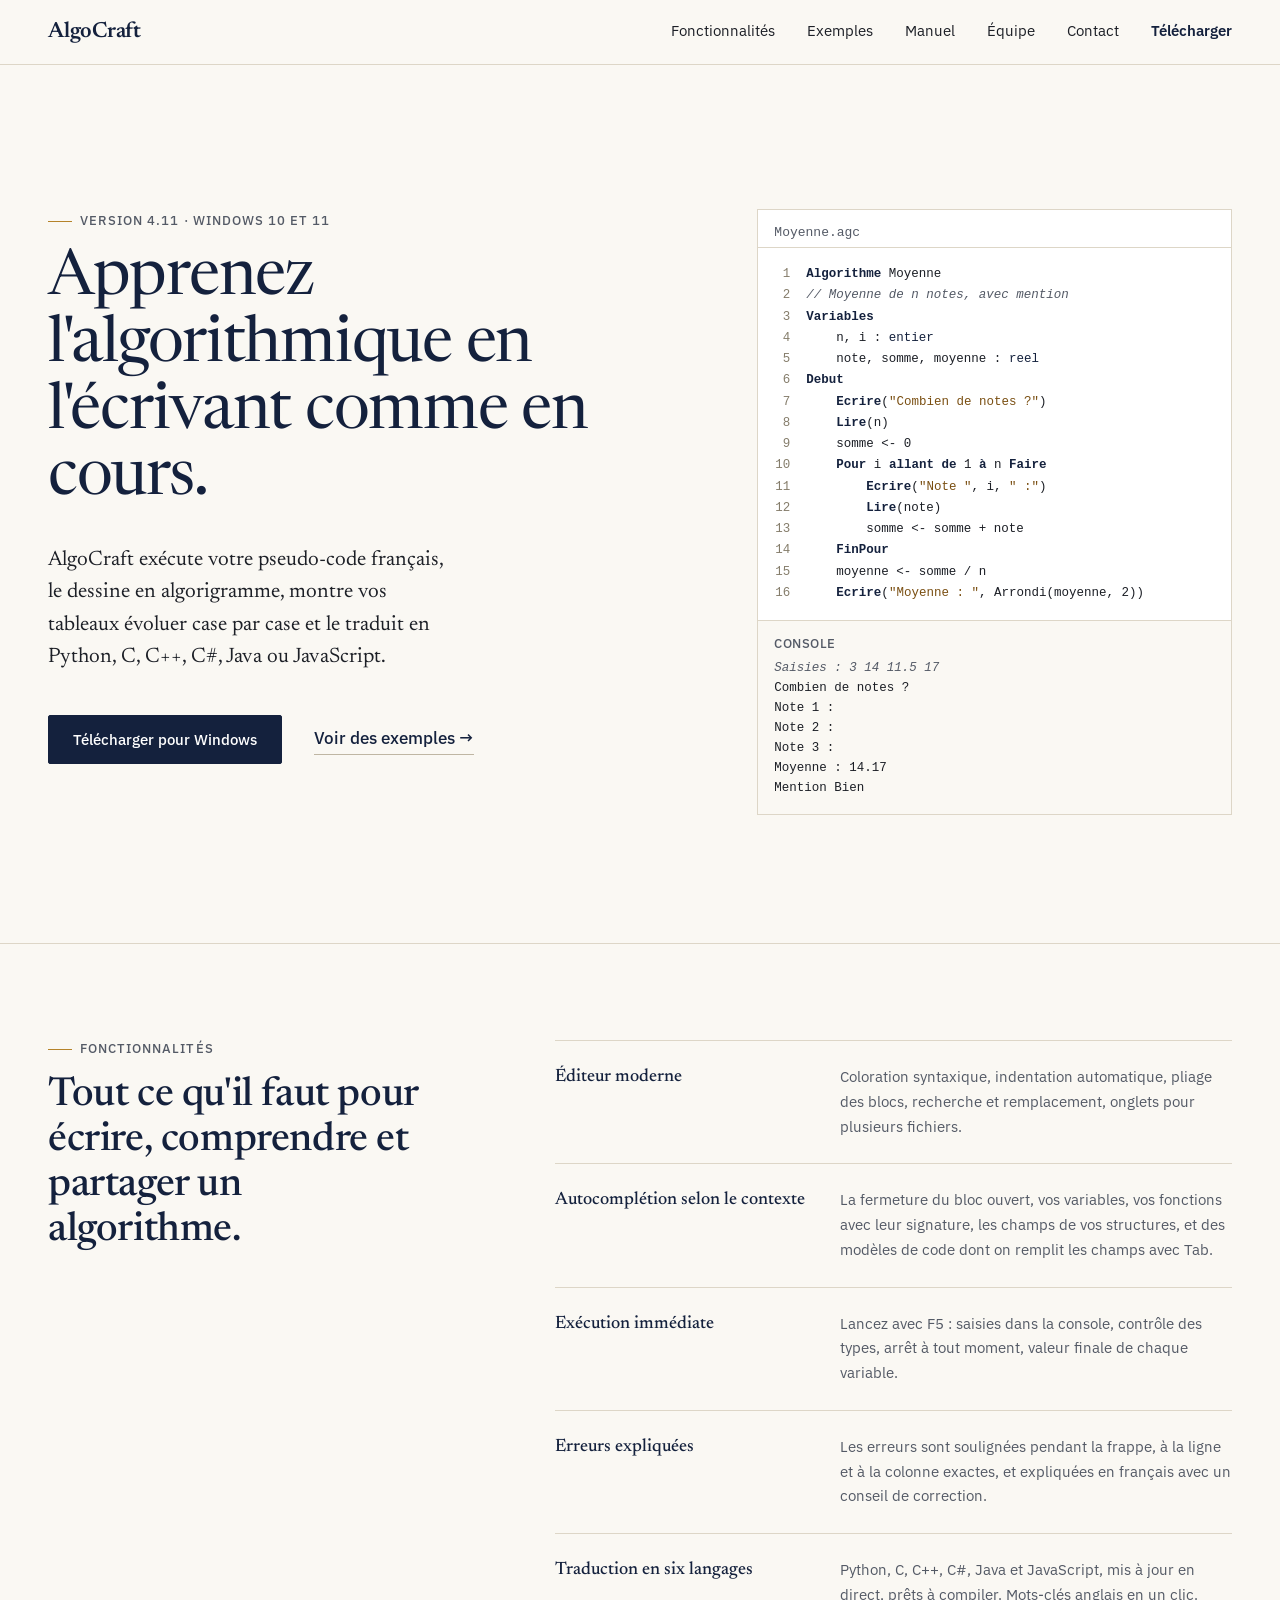
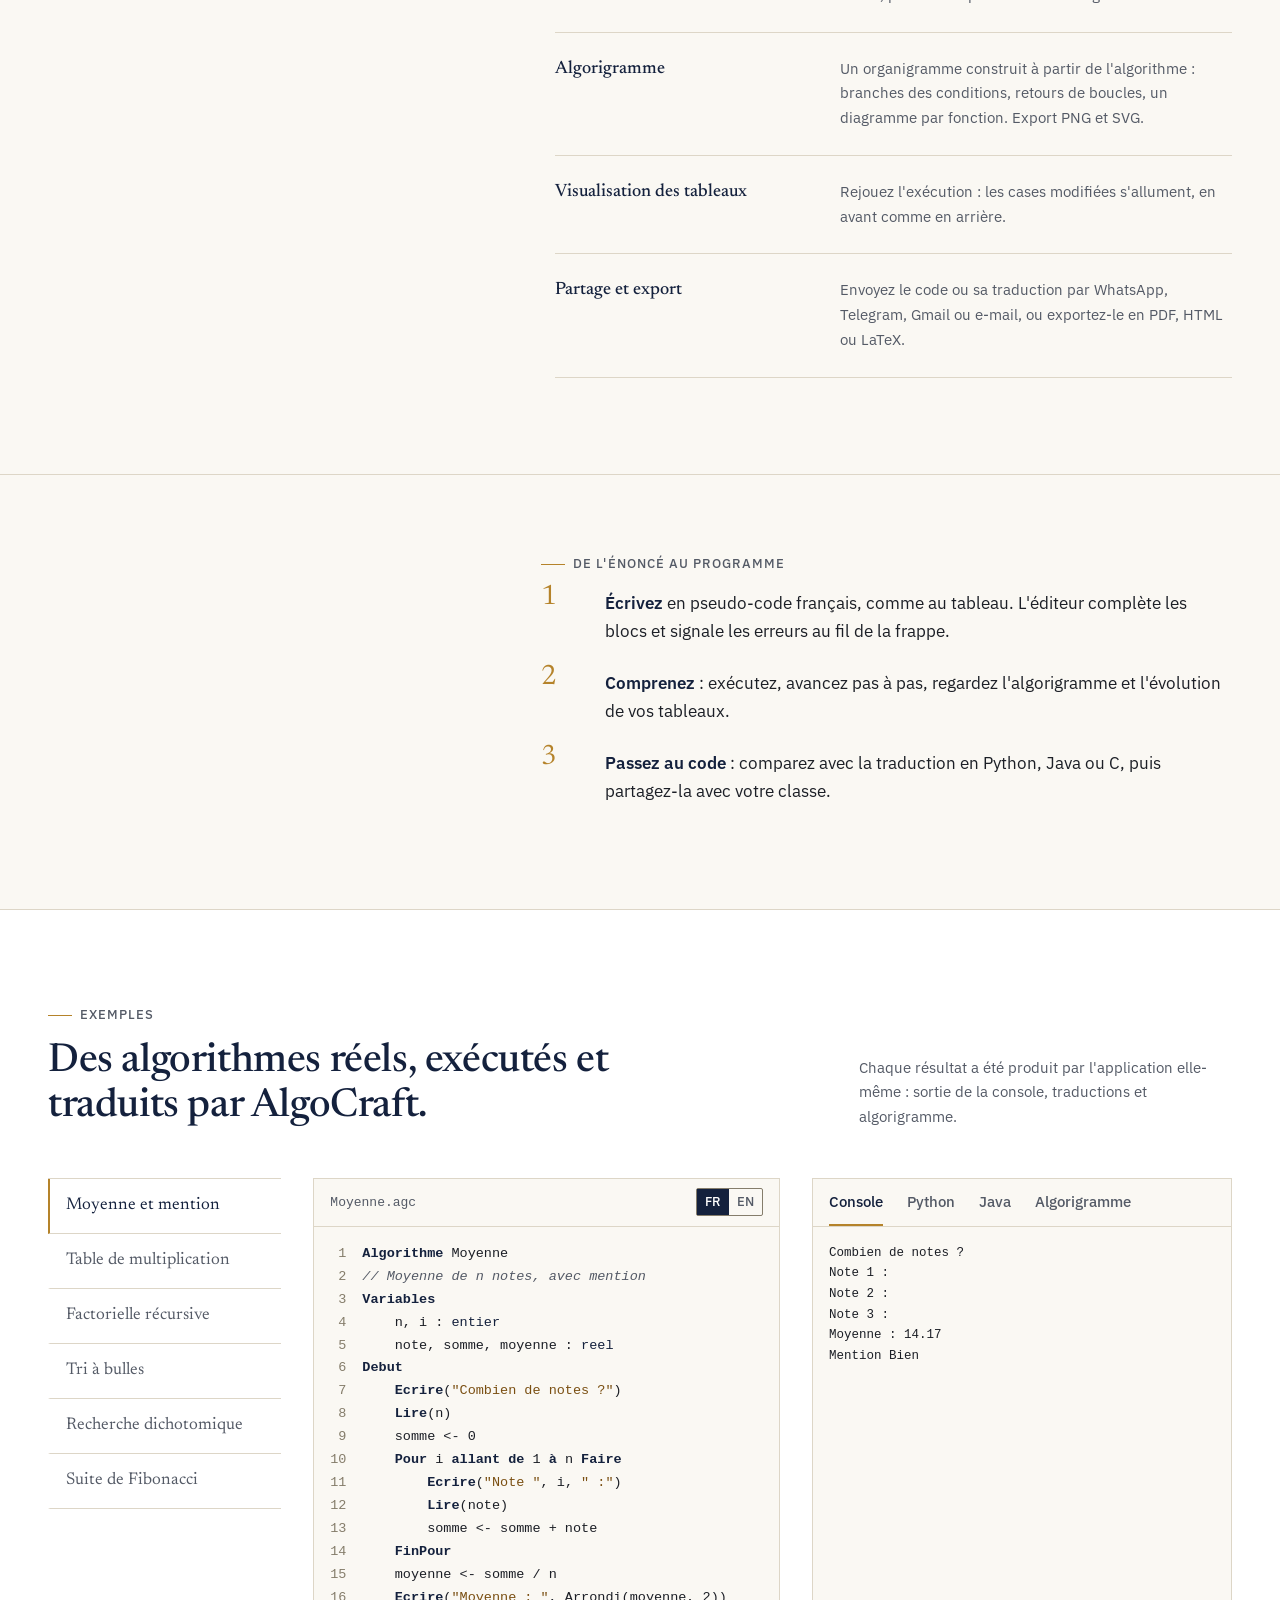
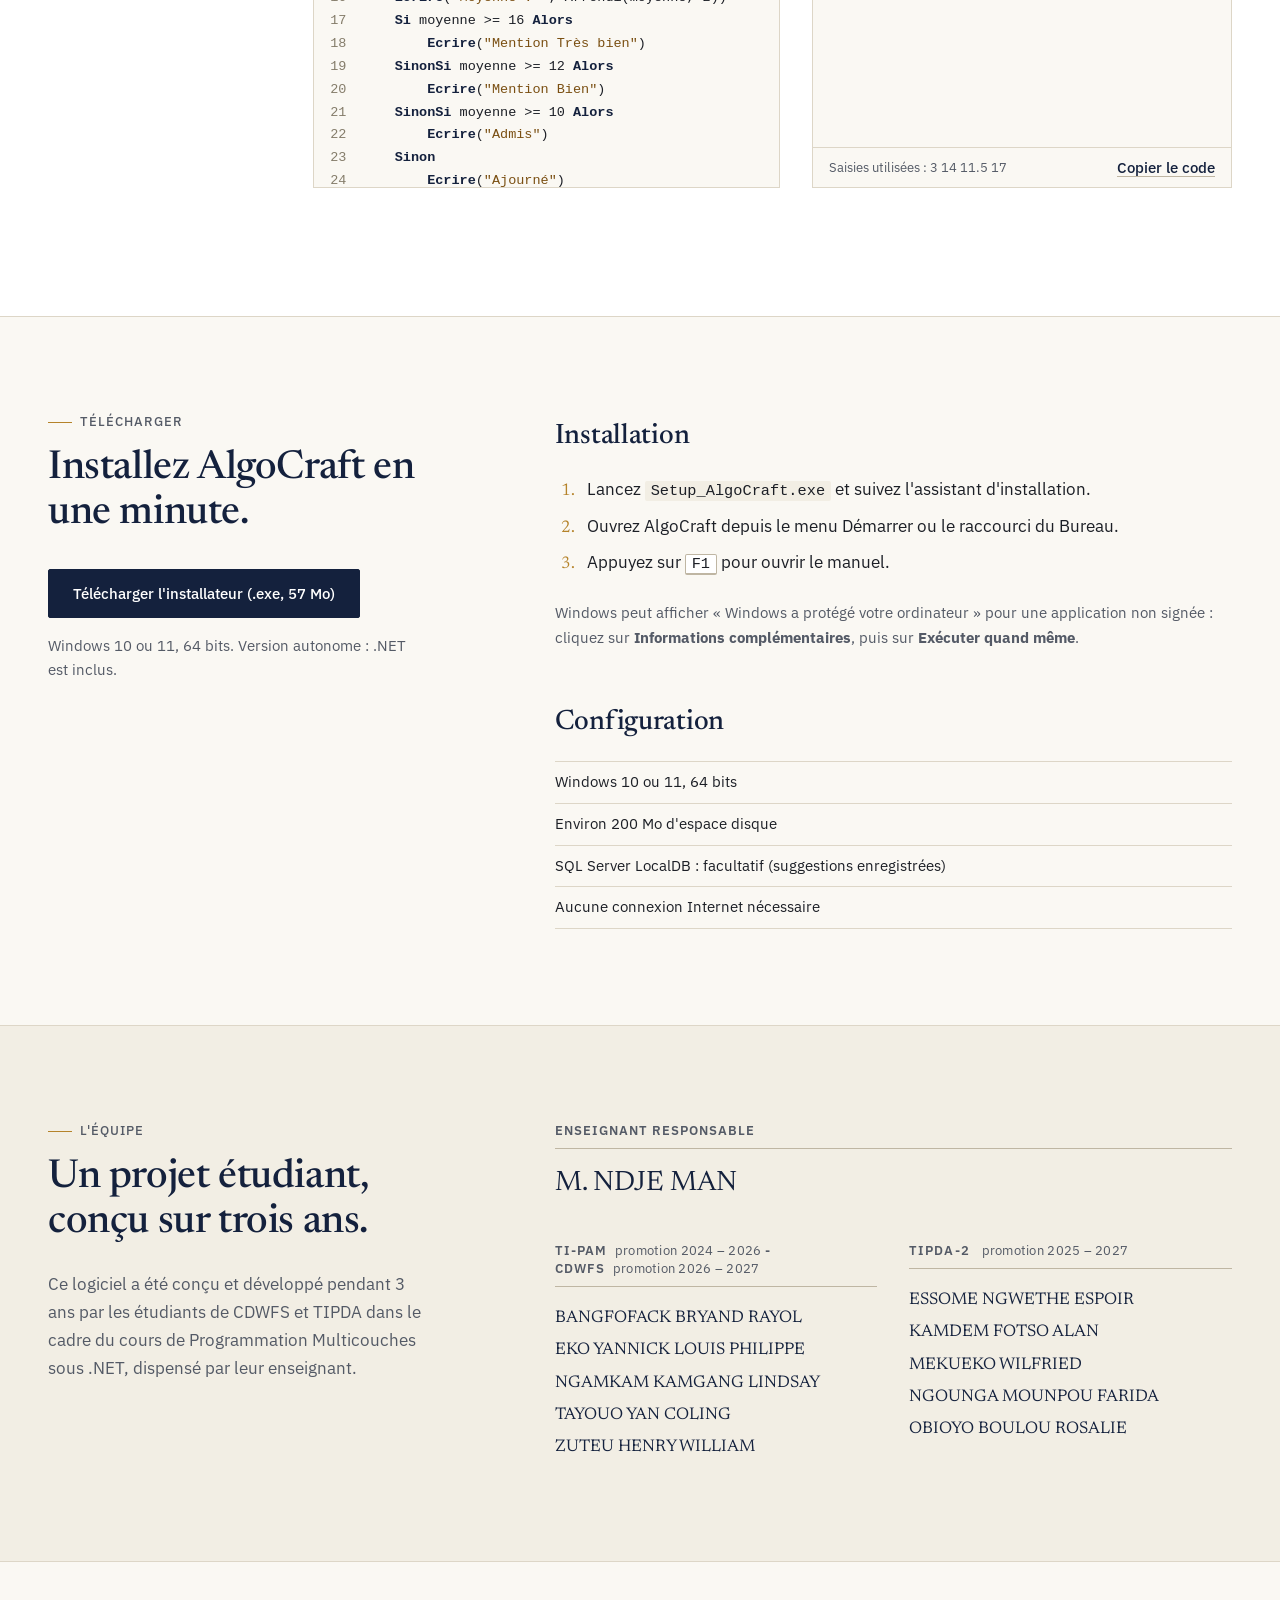
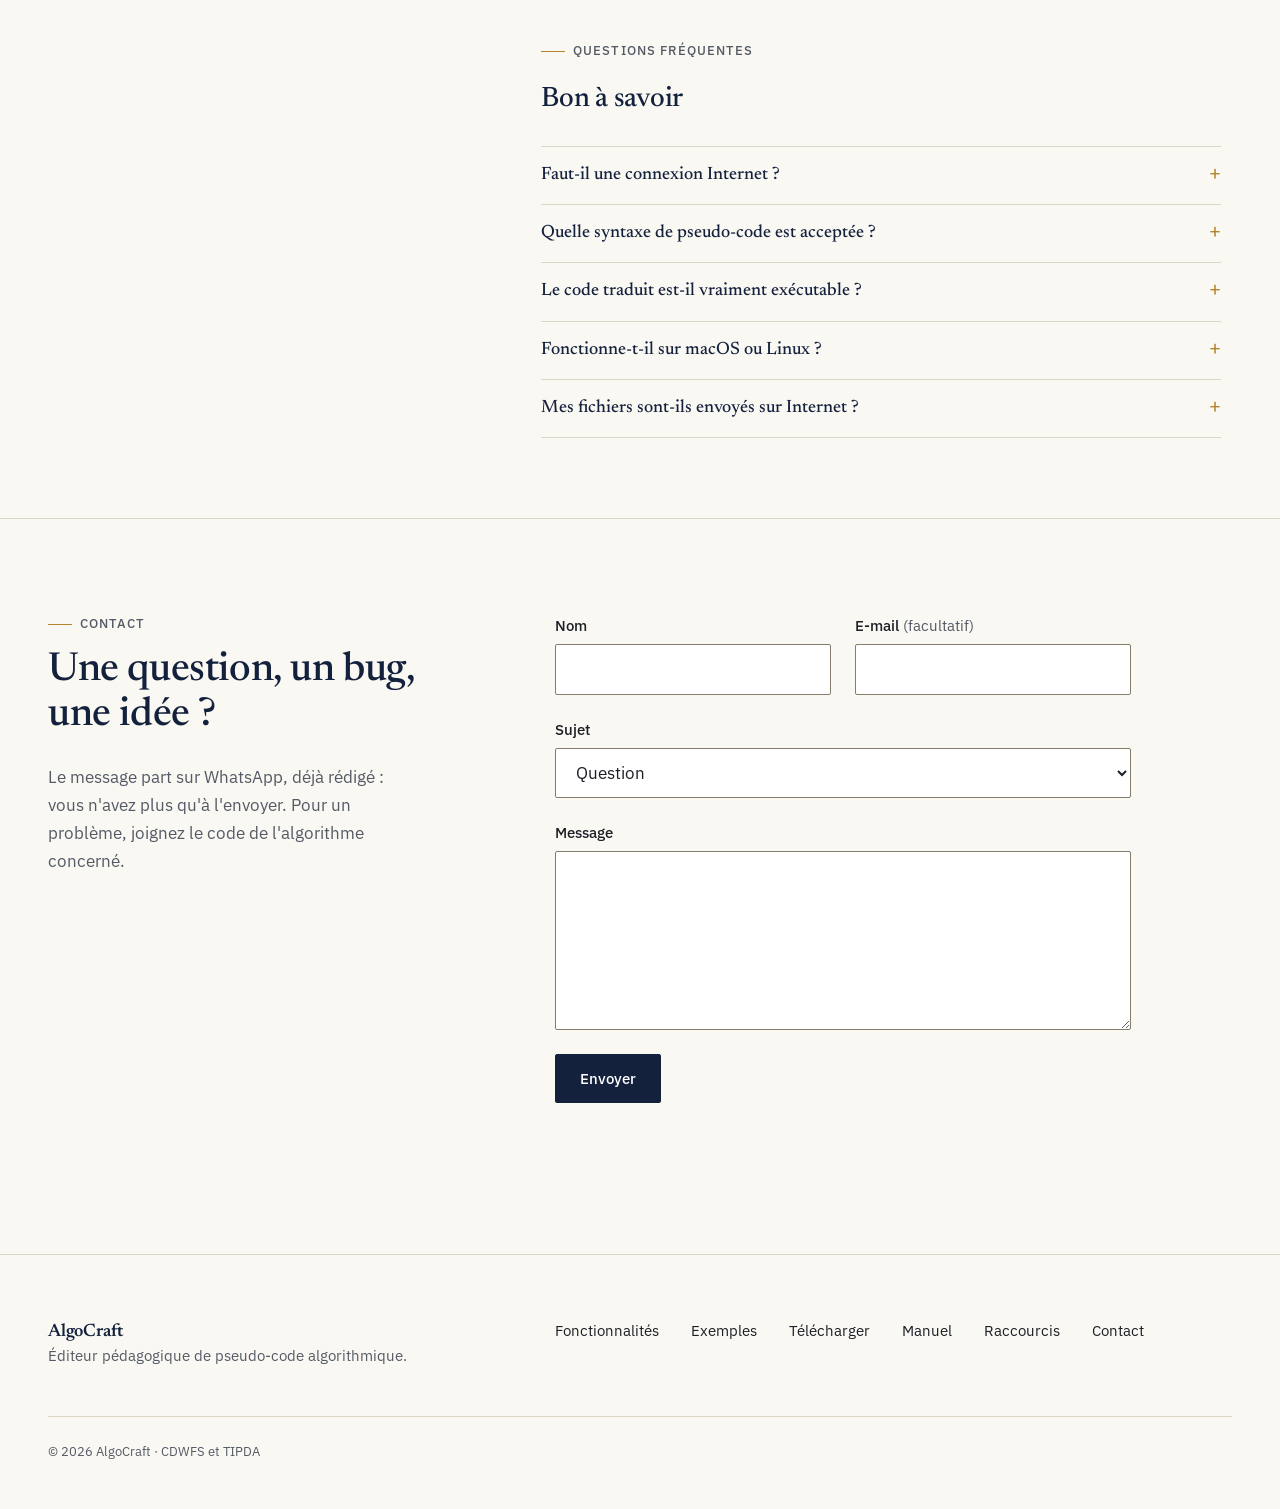
<file: index.html>
<!DOCTYPE html>
<html lang="fr">
<head>
<meta charset="utf-8">
<meta name="viewport" content="width=device-width, initial-scale=1">
<title>AlgoCraft — l'éditeur d'algorithmes en pseudo-code français</title>
<meta name="description" content="AlgoCraft : écrivez vos algorithmes en pseudo-code français, exécutez-les, suivez-les pas à pas, visualisez l'algorigramme et traduisez-les en Python, C, C++, C#, Java ou JavaScript.">
<meta name="theme-color" content="#14213d">
<link rel="icon" href="img/favicon.svg" type="image/svg+xml">
<link rel="preconnect" href="https://fonts.googleapis.com">
<link rel="preconnect" href="https://fonts.gstatic.com" crossorigin>
<link href="https://fonts.googleapis.com/css2?family=Newsreader:opsz,wght@6..72,400;6..72,500;6..72,600&family=IBM+Plex+Sans:wght@400;500;600&display=swap" rel="stylesheet">
<link rel="stylesheet" href="css/style.css?v=4">
</head>
<body>
<a class="evitement" href="#contenu">Aller au contenu</a>

<header class="entete">
  <div class="cadre entete-int">
    <a class="marque" href="#accueil" aria-label="AlgoCraft, accueil">AlgoCraft</a>
    <button class="bouton-menu" id="boutonMenu" aria-expanded="false" aria-controls="menu">Menu</button>
    <nav id="menu" aria-label="Navigation principale">
      <a href="#fonctionnalites">Fonctionnalités</a>
      <a href="#exemples">Exemples</a>
      <a href="manuel.html">Manuel</a>
      <a href="#equipe">Équipe</a>
      <a href="#contact">Contact</a>
      <a class="lien-telecharger" href="#telecharger">Télécharger</a>
    </nav>
  </div>
</header>

<main id="contenu">

<!-- Accueil : le titre domine, l'extrait de code l'accompagne -->
<section id="accueil" class="accueil">
  <div class="cadre grille">
    <div class="accueil-texte">
      <p class="surtitre">Version 4.11 · Windows 10 et 11</p>
      <h1>Apprenez l'algorithmique en l'écrivant comme en cours.</h1>
      <p class="chapo">AlgoCraft exécute votre pseudo-code français, le dessine en algorigramme, montre vos tableaux évoluer case par case et le traduit en Python, C, C++, C#, Java ou JavaScript.</p>
      <p class="actions">
        <a class="bouton" href="#telecharger">Télécharger pour Windows</a>
        <a class="lien-fleche" href="#exemples">Voir des exemples</a>
      </p>
    </div>
    <figure class="feuille" aria-label="Extrait : l'algorithme Moyenne et sa sortie">
      <figcaption>Moyenne.agc</figcaption>
      <pre class="listing" id="codeAccueil"></pre>
      <div class="sortie-accueil">
        <p class="etiquette">Console</p>
        <pre id="sortieAccueil"></pre>
      </div>
    </figure>
  </div>
</section>

<!-- Fonctionnalités : liste éditoriale, titre à gauche -->
<section id="fonctionnalites" class="section">
  <div class="cadre grille">
    <header class="section-titre">
      <p class="surtitre">Fonctionnalités</p>
      <h2>Tout ce qu'il faut pour écrire, comprendre et partager un algorithme.</h2>
    </header>
    <dl class="fonctions">
      <div><dt>Éditeur moderne</dt><dd>Coloration syntaxique, indentation automatique, pliage des blocs, recherche et remplacement, onglets pour plusieurs fichiers.</dd></div>
      <div><dt>Autocomplétion selon le contexte</dt><dd>La fermeture du bloc ouvert, vos variables, vos fonctions avec leur signature, les champs de vos structures, et des modèles de code dont on remplit les champs avec Tab.</dd></div>
      <div><dt>Exécution immédiate</dt><dd>Lancez avec F5 : saisies dans la console, contrôle des types, arrêt à tout moment, valeur finale de chaque variable.</dd></div>
      <div><dt>Erreurs expliquées</dt><dd>Les erreurs sont soulignées pendant la frappe, à la ligne et à la colonne exactes, et expliquées en français avec un conseil de correction.</dd></div>
      <div><dt>Traduction en six langages</dt><dd>Python, C, C++, C#, Java et JavaScript, mis à jour en direct, prêts à compiler. Mots-clés anglais en un clic.</dd></div>
      <div><dt>Algorigramme</dt><dd>Un organigramme construit à partir de l'algorithme : branches des conditions, retours de boucles, un diagramme par fonction. Export PNG et SVG.</dd></div>
      <div><dt>Visualisation des tableaux</dt><dd>Rejouez l'exécution : les cases modifiées s'allument, en avant comme en arrière.</dd></div>
      <div><dt>Partage et export</dt><dd>Envoyez le code ou sa traduction par WhatsApp, Telegram, Gmail ou e-mail, ou exportez-le en PDF, HTML ou LaTeX.</dd></div>
    </dl>
  </div>
</section>

<!-- Trois étapes : section étroite -->
<section class="section section-etroite">
  <div class="cadre colonne-texte">
    <p class="surtitre">De l'énoncé au programme</p>
    <ol class="etapes">
      <li><strong>Écrivez</strong> en pseudo-code français, comme au tableau. L'éditeur complète les blocs et signale les erreurs au fil de la frappe.</li>
      <li><strong>Comprenez</strong> : exécutez, avancez pas à pas, regardez l'algorigramme et l'évolution de vos tableaux.</li>
      <li><strong>Passez au code</strong> : comparez avec la traduction en Python, Java ou C, puis partagez-la avec votre classe.</li>
    </ol>
  </div>
</section>

<!-- Exemples : section large -->
<section id="exemples" class="section section-large">
  <div class="cadre">
    <header class="section-titre section-titre-ligne">
      <div>
        <p class="surtitre">Exemples</p>
        <h2>Des algorithmes réels, exécutés et traduits par AlgoCraft.</h2>
      </div>
      <p class="note">Chaque résultat a été produit par l'application elle-même : sortie de la console, traductions et algorigramme.</p>
    </header>

    <div class="exemples">
      <div class="ex-liste" id="exListe" role="tablist" aria-label="Choisir un exemple"></div>

      <div class="ex-code">
        <div class="ex-barre">
          <span class="ex-fichier" id="exNom">Algorithme.agc</span>
          <div class="bascule" role="group" aria-label="Langue des mots-clés">
            <button type="button" aria-pressed="true" data-langue="fr">FR</button><button type="button" aria-pressed="false" data-langue="en">EN</button>
          </div>
        </div>
        <pre class="listing" id="exCode"></pre>
      </div>

      <div class="ex-resultat">
        <div class="ex-onglets" role="tablist" aria-label="Résultat">
          <button type="button" role="tab" aria-selected="true" data-vue="sortie">Console</button>
          <button type="button" role="tab" aria-selected="false" data-vue="python">Python</button>
          <button type="button" role="tab" aria-selected="false" data-vue="java">Java</button>
          <button type="button" role="tab" aria-selected="false" data-vue="algo">Algorigramme</button>
        </div>
        <div class="ex-vue" id="exVue" role="tabpanel"></div>
        <div class="ex-pied">
          <span id="exEntrees"></span>
          <button type="button" class="lien-bouton" id="exCopier">Copier le code</button>
        </div>
      </div>
    </div>
  </div>
</section>

<!-- Télécharger -->
<section id="telecharger" class="section">
  <div class="cadre grille">
    <header class="section-titre">
      <p class="surtitre">Télécharger</p>
      <h2>Installez AlgoCraft en une minute.</h2>
      <p><a class="bouton" id="lienTelechargement" href="https://github.com/Zut17/AlgoCraft/releases/latest/download/Setup_AlgoCraft.exe">Télécharger l'installateur (.exe, 57 Mo)</a></p>
      <p class="note">Windows 10 ou 11, 64 bits. Version autonome : .NET est inclus.</p>
    </header>
    <div class="telechargement">
      <h3>Installation</h3>
      <ol class="numerotee">
        <li>Lancez <code>Setup_AlgoCraft.exe</code> et suivez l'assistant d'installation.</li>
        <li>Ouvrez AlgoCraft depuis le menu Démarrer ou le raccourci du Bureau.</li>
        <li>Appuyez sur <kbd>F1</kbd> pour ouvrir le manuel.</li>
      </ol>
      <p class="note">Windows peut afficher « Windows a protégé votre ordinateur » pour une application non signée : cliquez sur <strong>Informations complémentaires</strong>, puis sur <strong>Exécuter quand même</strong>.</p>

      <h3>Configuration</h3>
      <ul class="simple">
        <li>Windows 10 ou 11, 64 bits</li>
        <li>Environ 200 Mo d'espace disque</li>
        <li>SQL Server LocalDB : facultatif (suggestions enregistrées)</li>
        <li>Aucune connexion Internet nécessaire</li>
      </ul>
    </div>
  </div>
</section>

<!-- Équipe : liste typographique -->
<section id="equipe" class="section section-teinte">
  <div class="cadre grille">
    <header class="section-titre">
      <p class="surtitre">L'équipe</p>
      <h2>Un projet étudiant, conçu sur trois ans.</h2>
      <p>Ce logiciel a été conçu et développé pendant 3 ans par les étudiants de CDWFS et TIPDA dans le cadre du cours de Programmation Multicouches sous .NET, dispensé par leur enseignant.</p>
    </header>
    <div class="equipe">
      <div class="groupe">
        <h3>Enseignant responsable</h3>
        <ul><li>M. NDJE MAN</li></ul>
      </div>
      <div class="groupe">
        <h3>TI-PAM<span>promotion 2024 – 2026</span> - CDWFS<span>promotion 2026 – 2027</span></h3>
        <ul>
          <li>BANGFOFACK BRYAND RAYOL</li>
          <li>EKO YANNICK LOUIS PHILIPPE</li>
          <li>NGAMKAM KAMGANG LINDSAY</li>
          <li>TAYOUO YAN COLING</li>
          <li>ZUTEU HENRY WILLIAM</li>
        </ul>
      </div>
      <div class="groupe">
        <h3>TIPDA-2 <span>promotion 2025 – 2027</span></h3>
        <ul>
          <li>ESSOME NGWETHE ESPOIR</li>
          <li>KAMDEM FOTSO ALAN</li>
          <li>MEKUEKO WILFRIED</li>
          <li>NGOUNGA MOUNPOU FARIDA</li>
          <li>OBIOYO BOULOU ROSALIE</li>
        </ul>
      </div>
    </div>
  </div>
</section>

<!-- Questions fréquentes : section étroite -->
<section class="section section-etroite">
  <div class="cadre colonne-texte">
    <p class="surtitre">Questions fréquentes</p>
    <h2>Bon à savoir</h2>
    <details><summary>Faut-il une connexion Internet ?</summary><p>Non : l'édition, l'exécution, la traduction et l'algorigramme fonctionnent entièrement hors ligne. Internet ne sert qu'au partage et aux liens vers ce site.</p></details>
    <details><summary>Quelle syntaxe de pseudo-code est acceptée ?</summary><p>La syntaxe française classique (Algorithme, Variables, Debut, Fin, Si… Alors, Pour… allant de… à, TantQue, Répéter… Jusqu'à, Fonction, Procedure, Structure). Majuscules et accents sont ignorés, et les mots-clés anglais sont aussi acceptés. Tout est détaillé dans le <a href="manuel.html#langage">manuel</a>.</p></details>
    <details><summary>Le code traduit est-il vraiment exécutable ?</summary><p>Oui : AlgoCraft génère un programme complet (déclarations, lectures au clavier, fonctions) que l'on peut compiler ou lancer directement.</p></details>
    <details><summary>Fonctionne-t-il sur macOS ou Linux ?</summary><p>Pas pour l'instant : AlgoCraft est une application Windows (.NET 8, Windows Forms).</p></details>
    <details><summary>Mes fichiers sont-ils envoyés sur Internet ?</summary><p>Non. Tout fonctionne hors ligne ; le partage n'a lieu que lorsque vous cliquez sur un bouton de partage.</p></details>
  </div>
</section>

<!-- Contact -->
<section id="contact" class="section">
  <div class="cadre grille">
    <header class="section-titre">
      <p class="surtitre">Contact</p>
      <h2>Une question, un bug, une idée ?</h2>
      <p>Le message part sur WhatsApp, déjà rédigé : vous n'avez plus qu'à l'envoyer. Pour un problème, joignez le code de l'algorithme concerné.</p>
    </header>
    <form id="formContact" class="formulaire" novalidate>
      <div class="deux">
        <label>Nom<input name="nom" required autocomplete="name"></label>
        <label>E-mail <span class="facultatif">(facultatif)</span><input name="email" type="email" autocomplete="email"></label>
      </div>
      <label>Sujet
        <select name="sujet">
          <option>Question</option><option>Signaler un problème</option><option>Suggestion</option><option>Enseignant</option><option>Autre</option>
        </select>
      </label>
      <label>Message<textarea name="message" rows="6" required></textarea></label>
      <input type="text" name="_gotcha" class="piege" tabindex="-1" autocomplete="off" aria-hidden="true">
      <p><button class="bouton" type="submit" id="btnEnvoyer">Envoyer le message</button></p>
      <p class="statut" id="statutContact" role="status"></p>
    </form>
  </div>
</section>
</main>

<footer class="pied">
  <div class="cadre pied-int">
    <p><span class="marque">AlgoCraft</span><br>Éditeur pédagogique de pseudo-code algorithmique.</p>
    <nav aria-label="Liens du pied de page">
      <a href="#fonctionnalites">Fonctionnalités</a>
      <a href="#exemples">Exemples</a>
      <a href="#telecharger">Télécharger</a>
      <a href="manuel.html">Manuel</a>
      <a href="manuel.html#raccourcis">Raccourcis</a>
      <a href="#contact">Contact</a>
    </nav>
    <p class="copyright">© <span id="annee">2026</span> AlgoCraft · CDWFS et TIPDA</p>
  </div>
</footer>

<script src="js/config.js?v=4"></script>
<script src="js/exemples.js?v=4"></script>
<script src="js/main.js?v=4"></script>
</body>
</html>
</file>
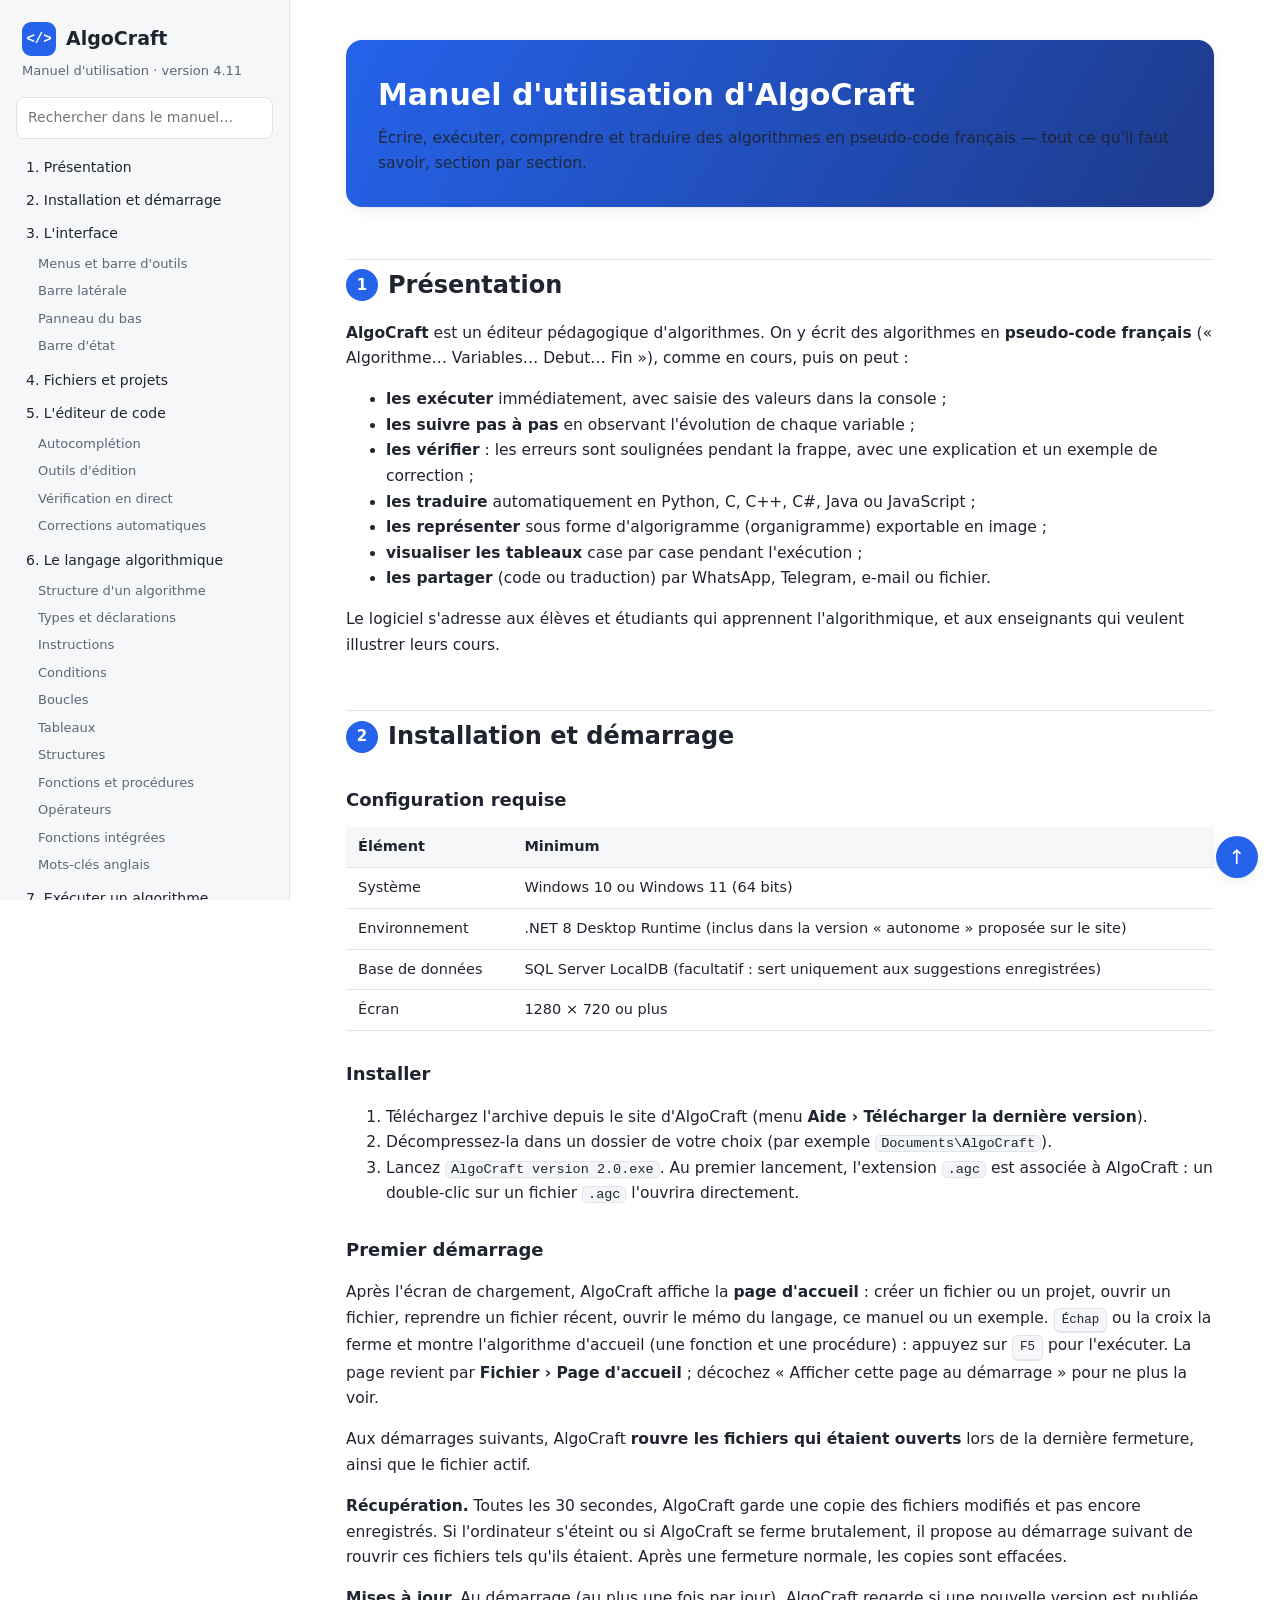
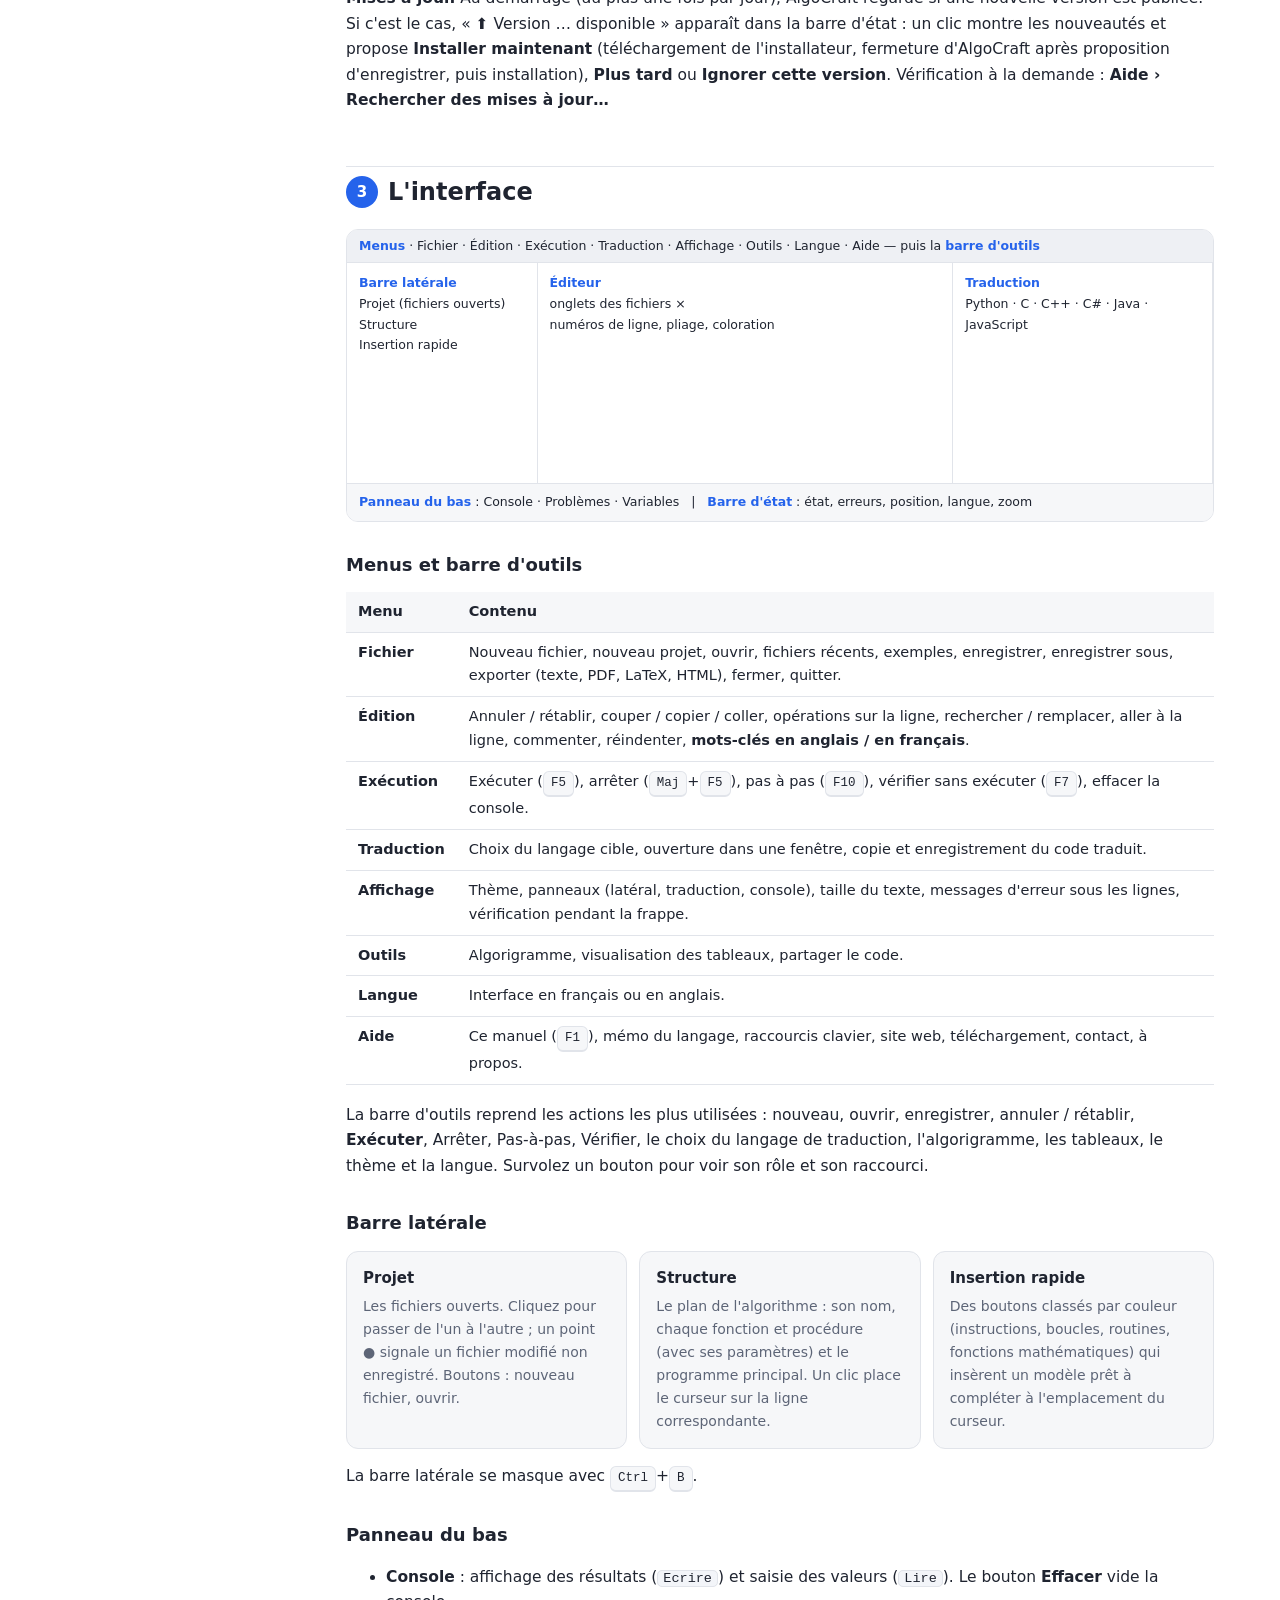
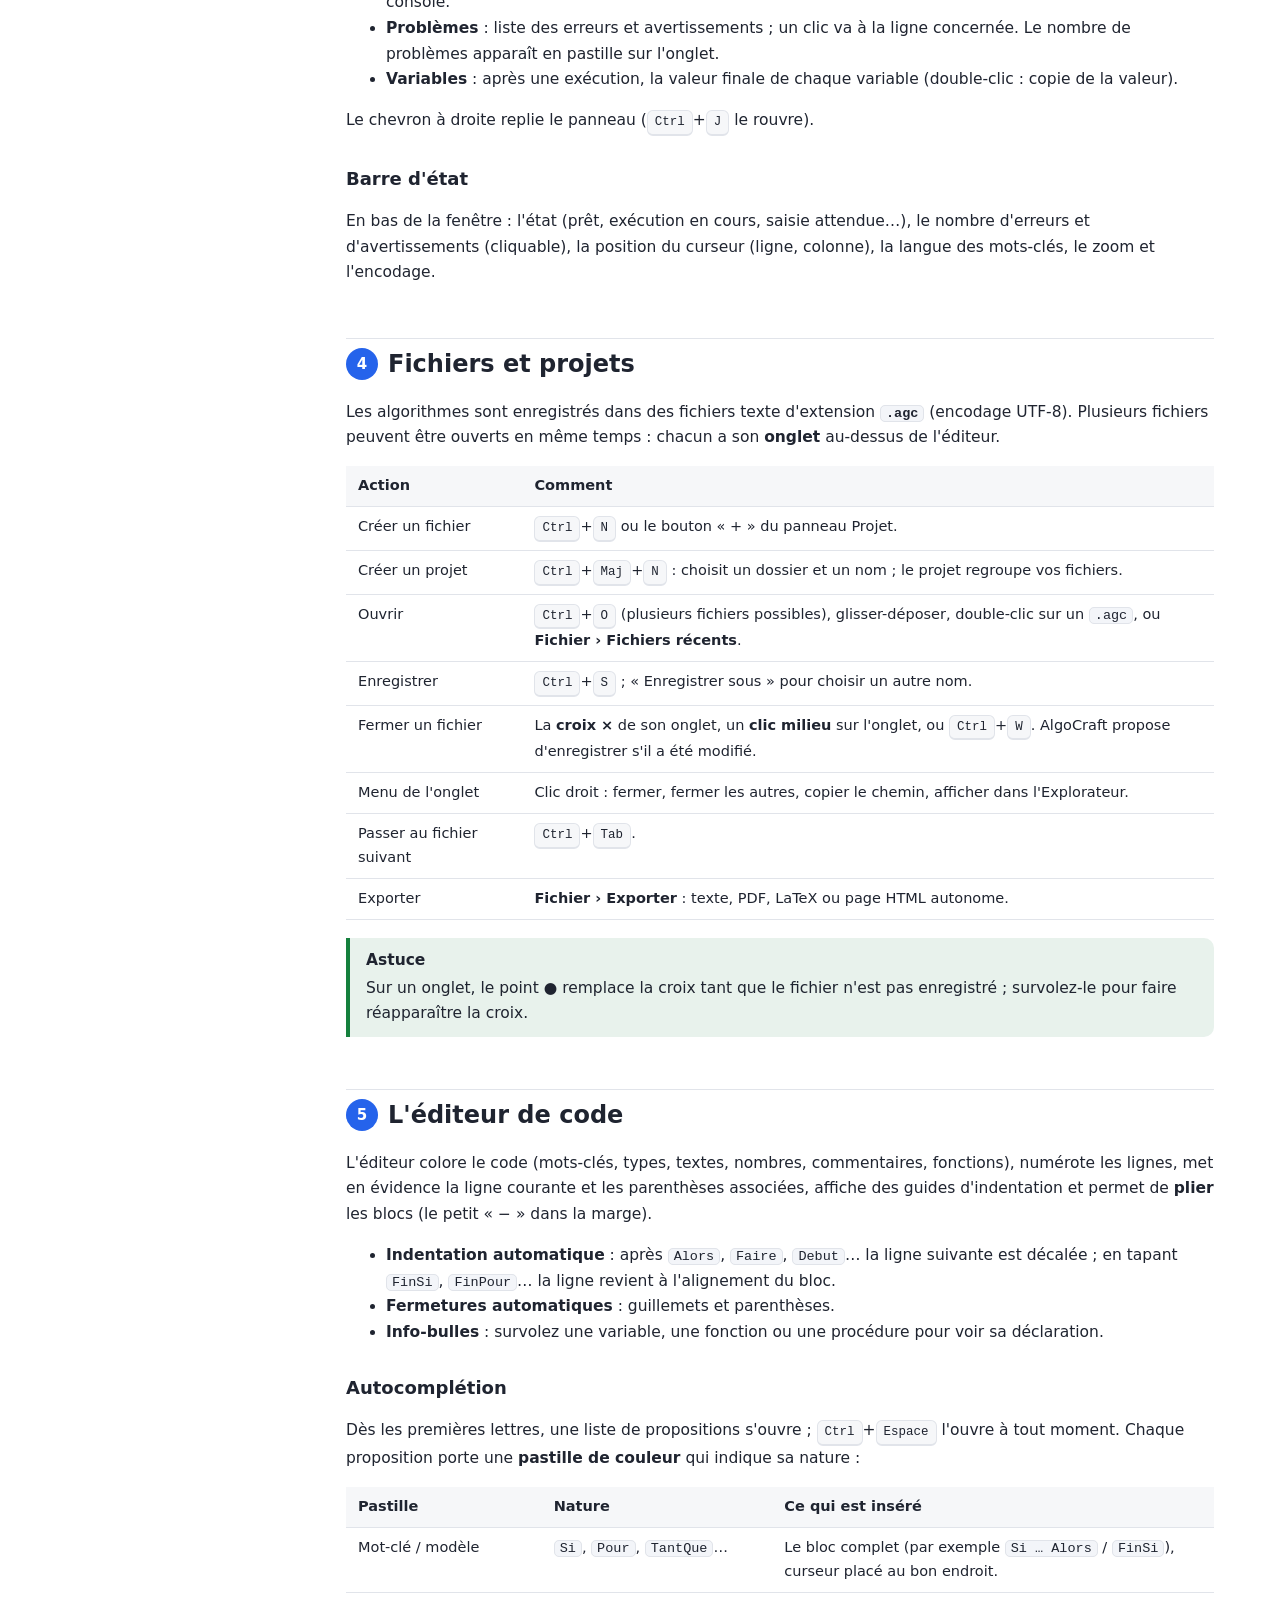
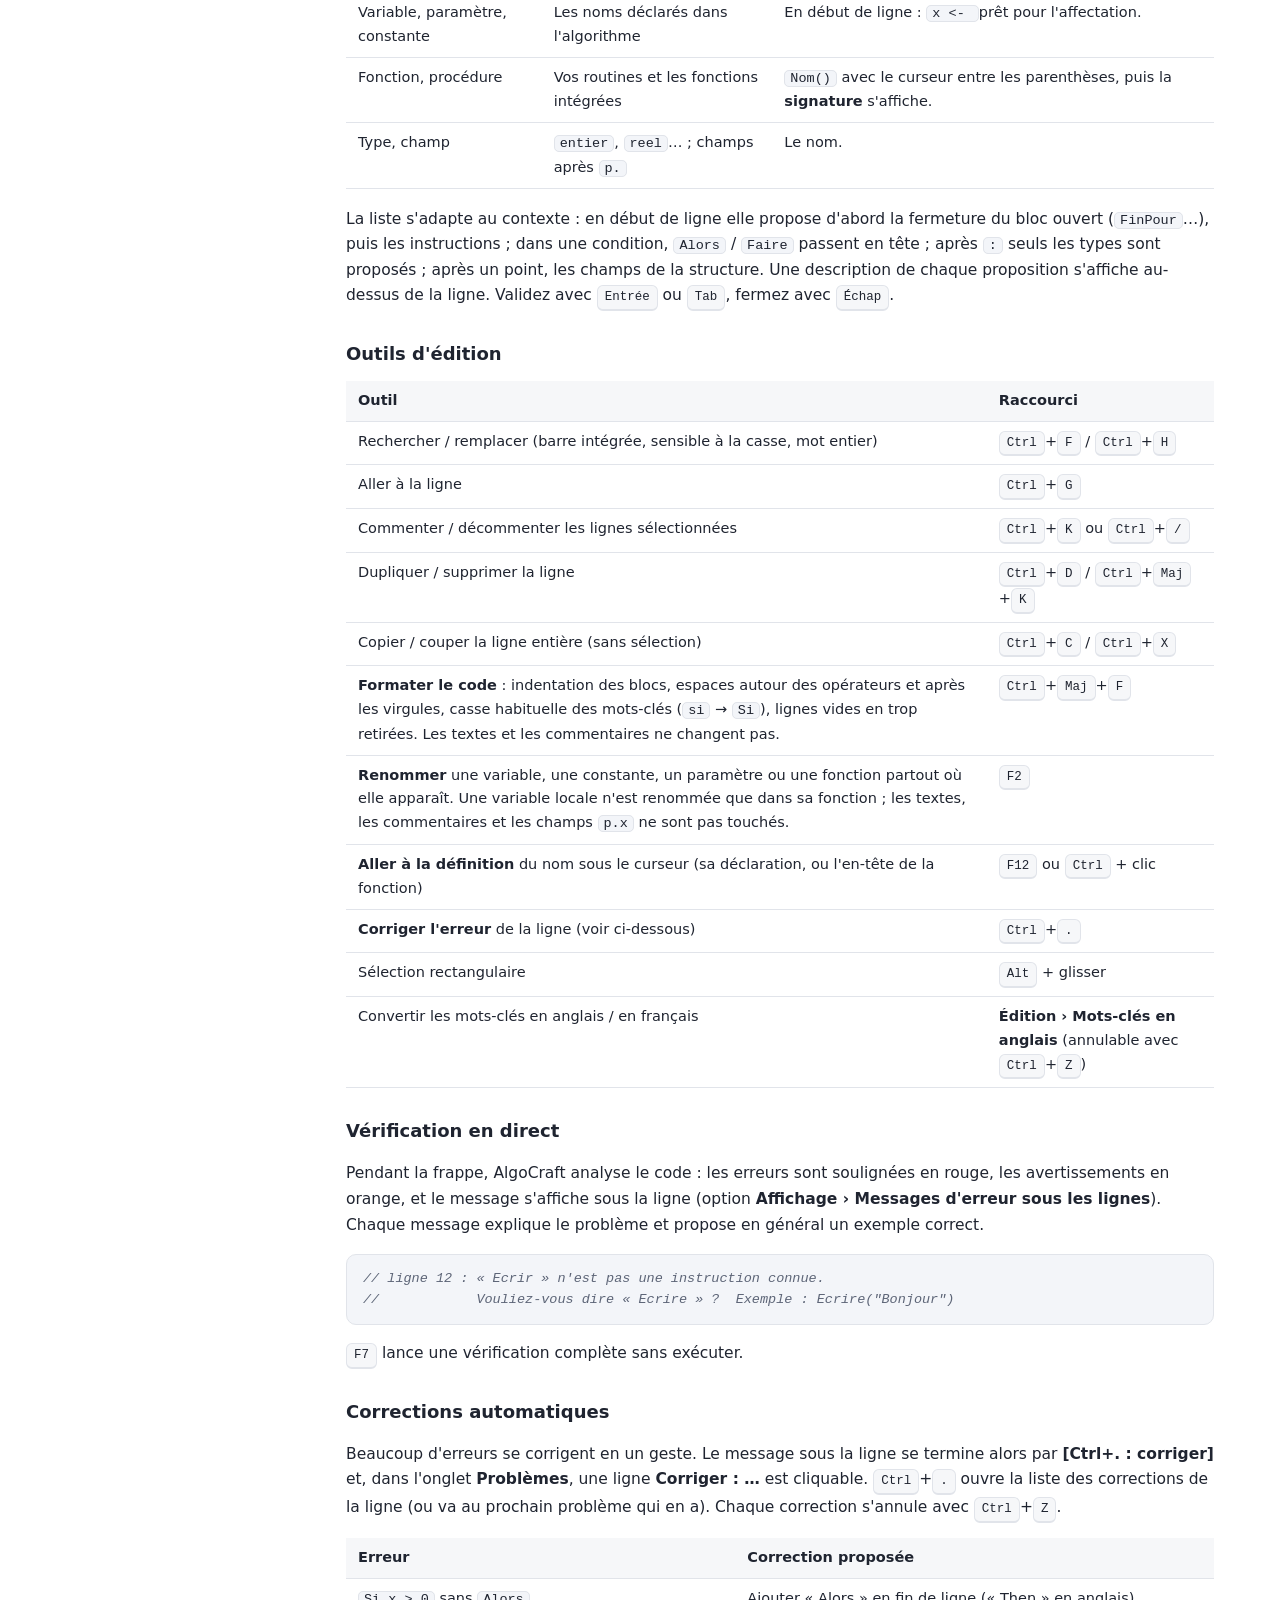
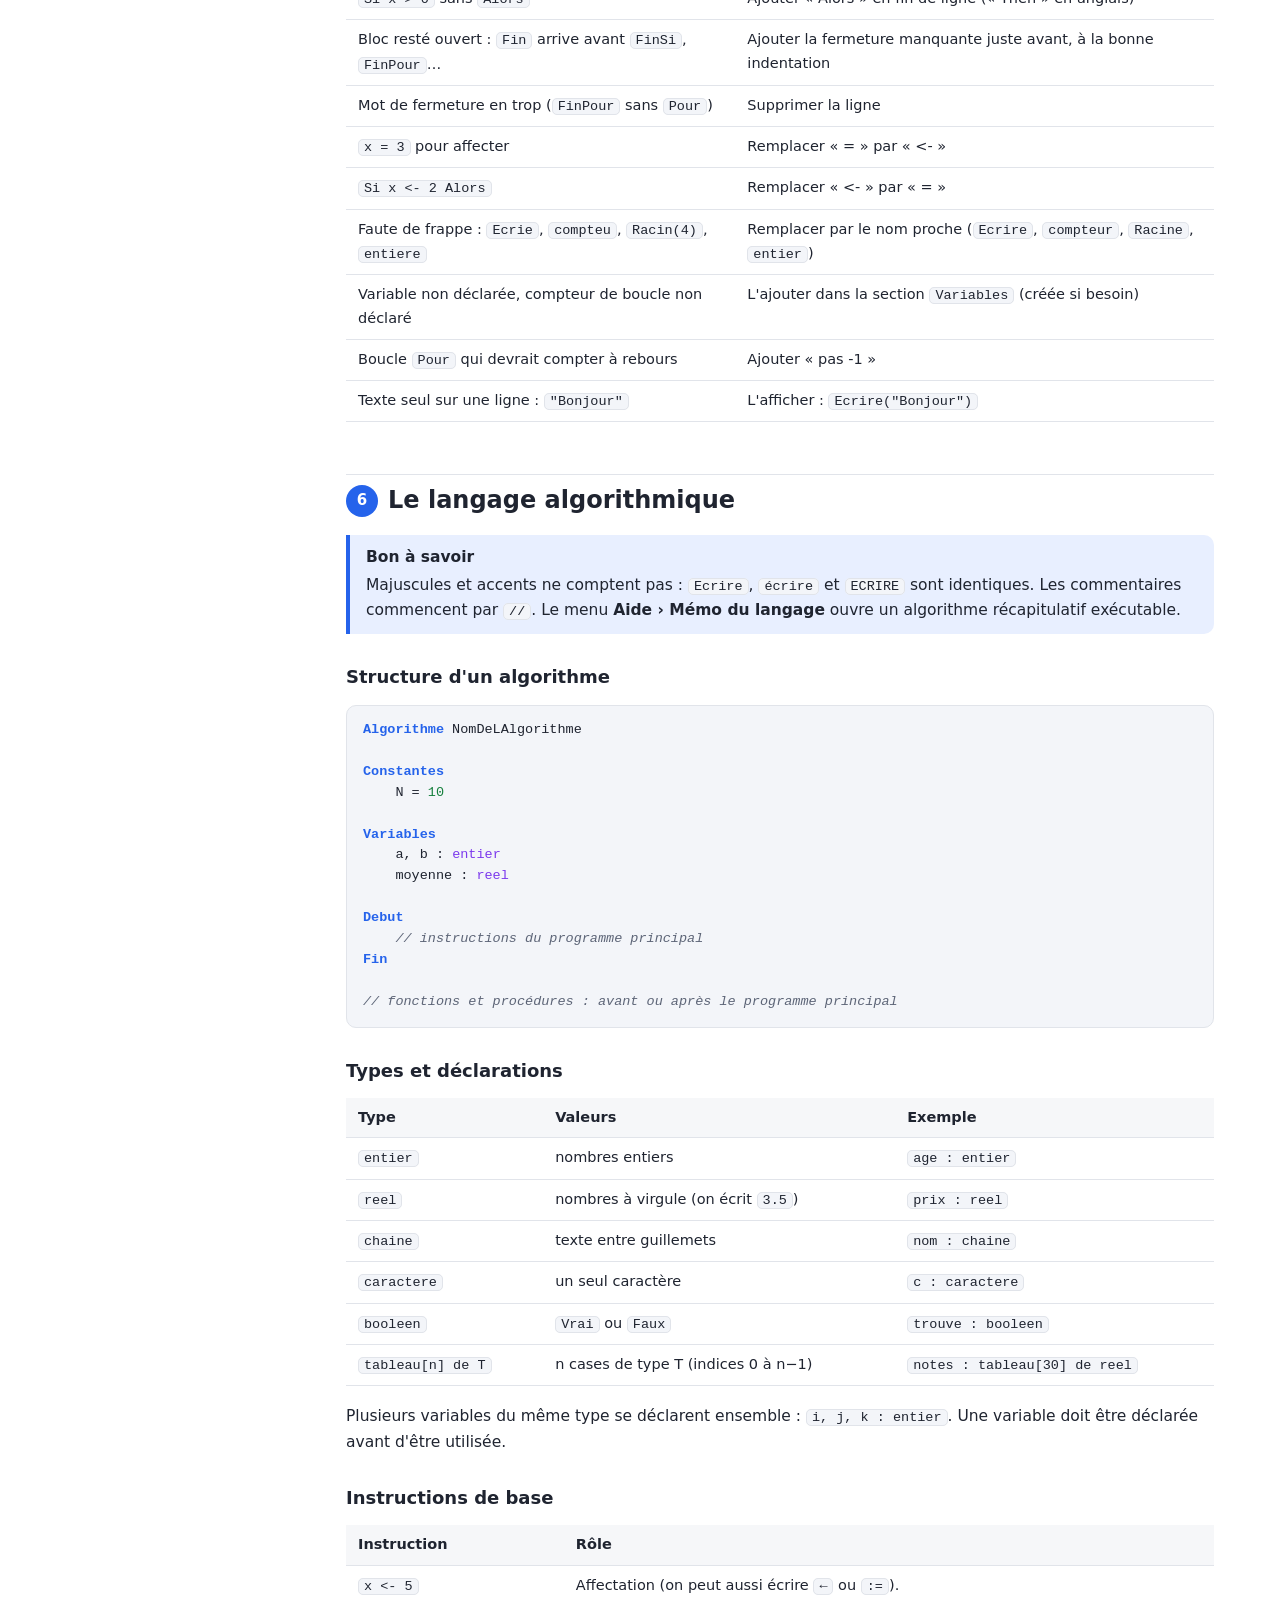
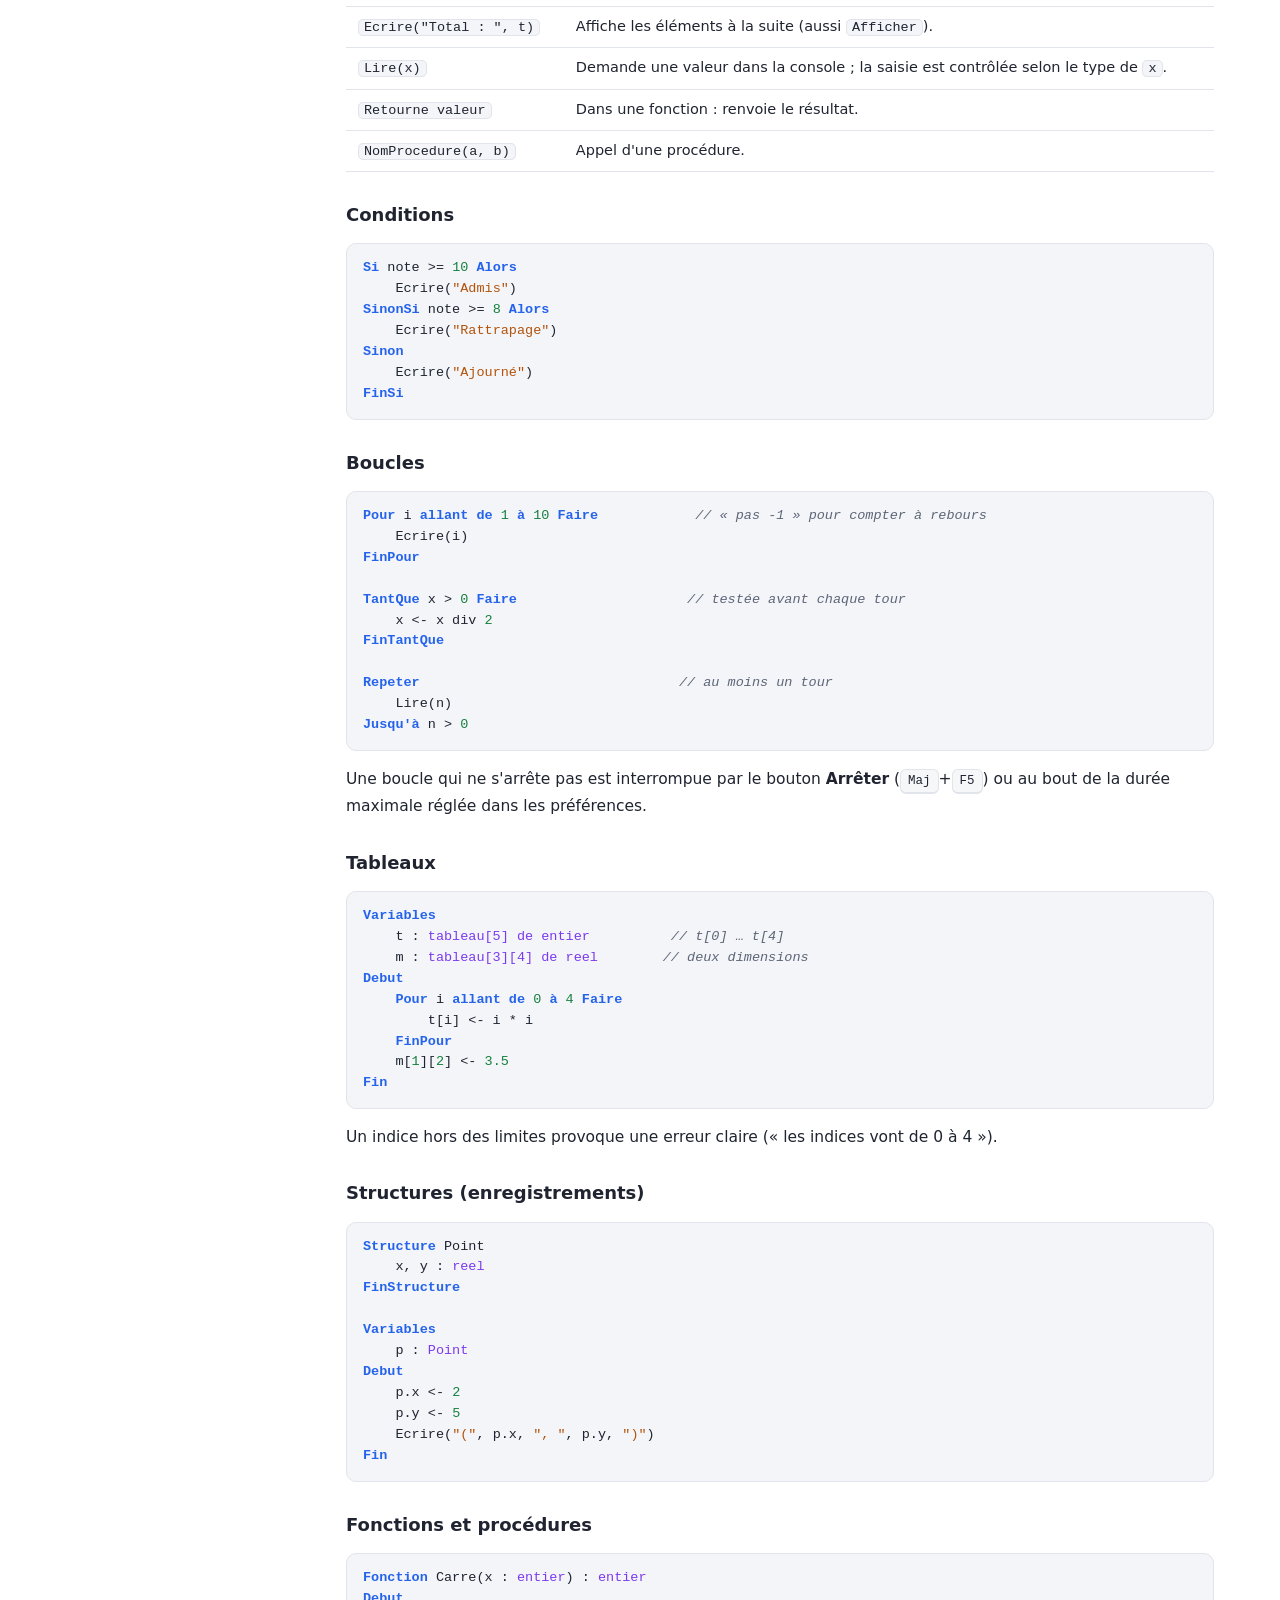
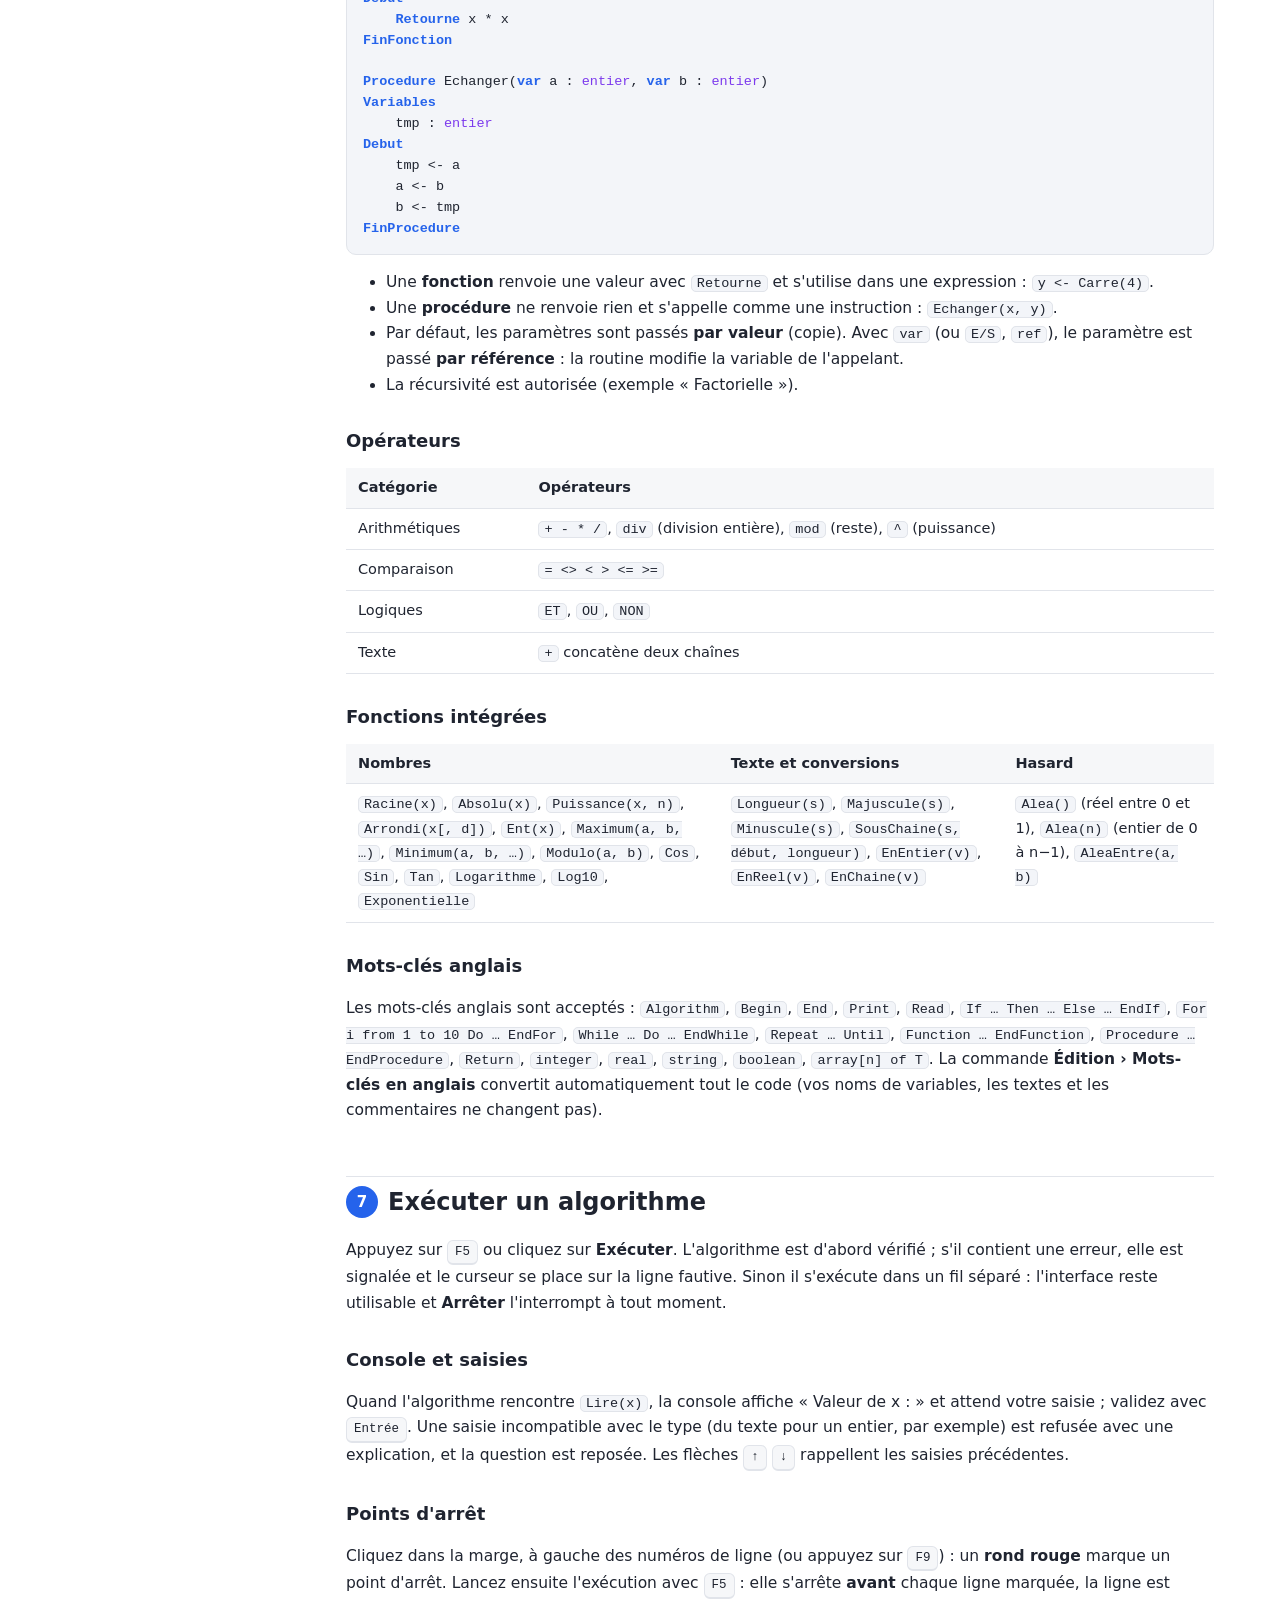
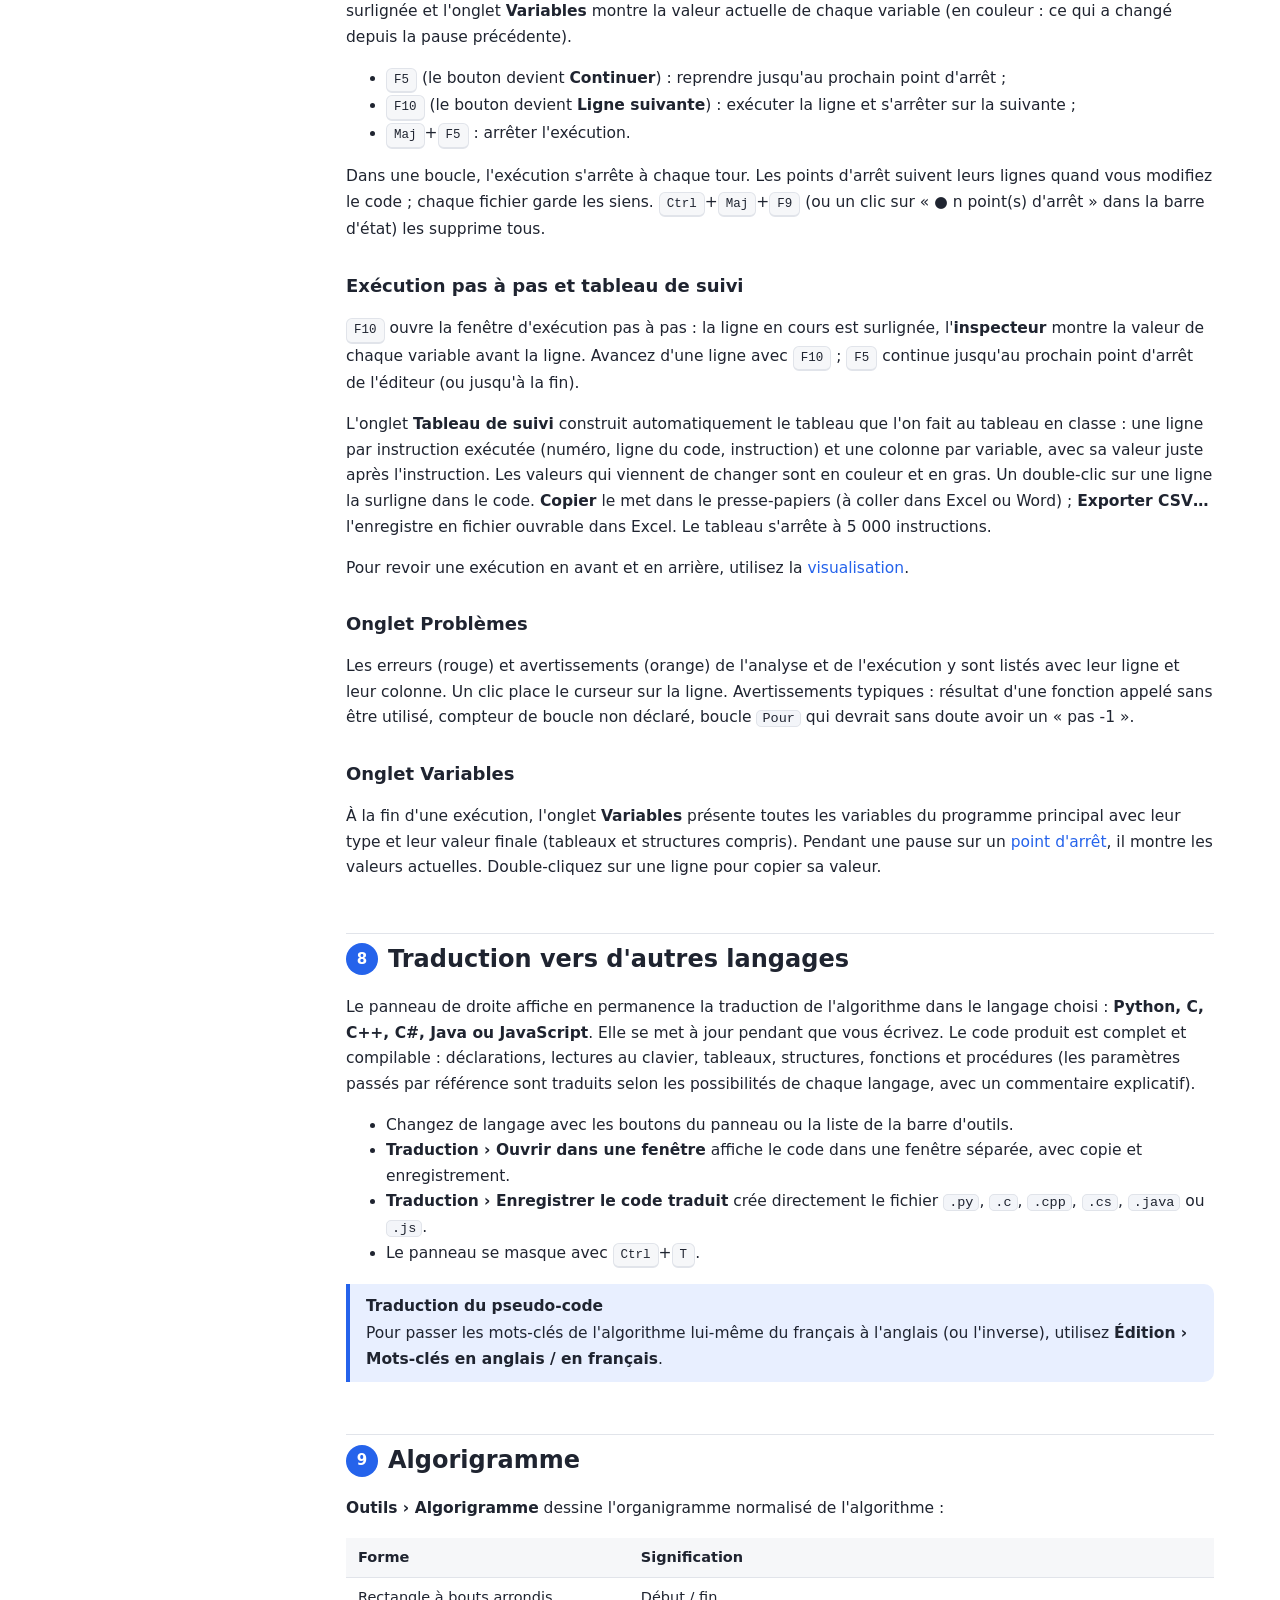
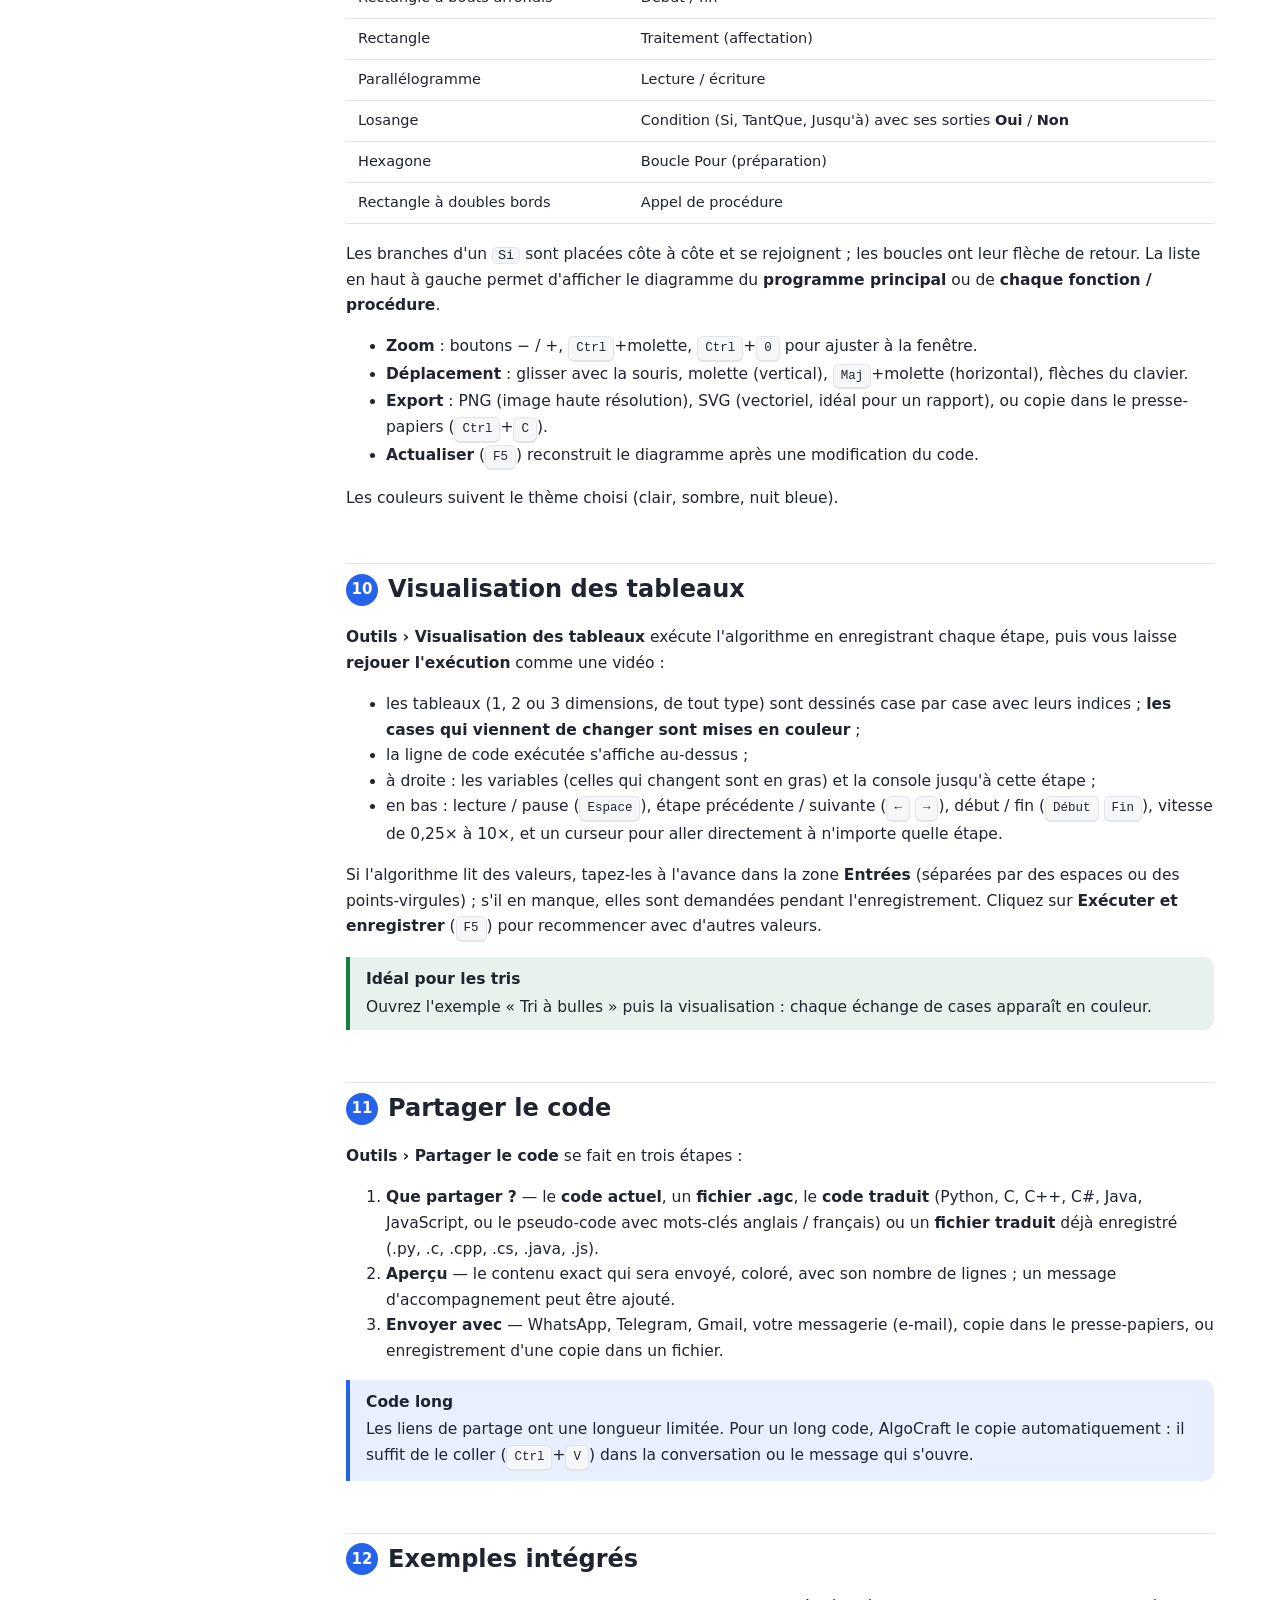
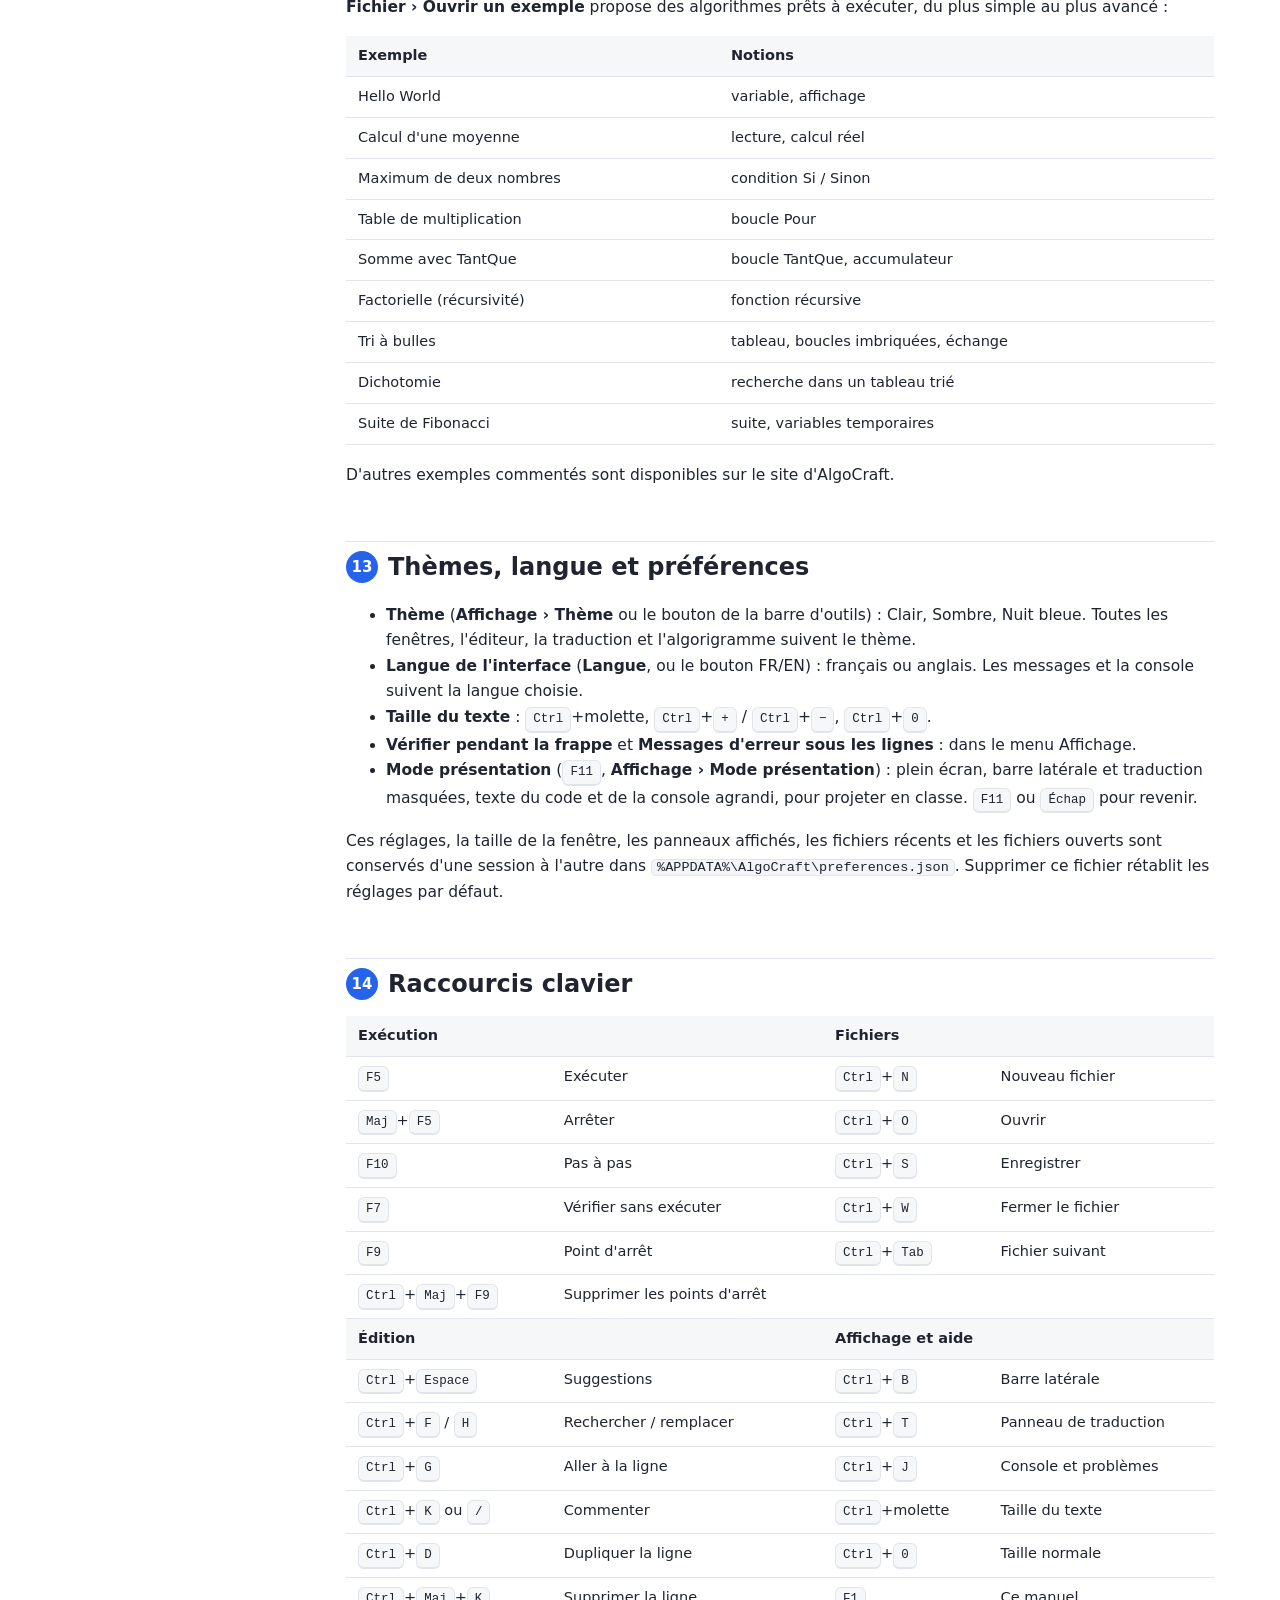
<file: manuel.html>
<!DOCTYPE html>
<html lang="fr">
<head>
<meta charset="utf-8">
<meta name="viewport" content="width=device-width, initial-scale=1">
<title>Manuel d'utilisation — AlgoCraft</title>
<style>
  :root {
    --fond: #ffffff; --panneau: #f6f7f9; --barre: #eef0f4; --bord: #e1e4ea; --texte: #1f2430; --doux: #5d6577;
    --accent: #2563eb; --accent-doux: #e8efff; --vert: #15803d; --rouge: #b91c1c; --orange: #b45309; --violet: #7c3aed;
    --code-fond: #f3f5f9; --ombre: 0 1px 2px rgba(16,24,40,.06), 0 4px 16px rgba(16,24,40,.06);
  }
  @media (prefers-color-scheme: dark) {
    :root {
      --fond: #15171c; --panneau: #1b1e24; --barre: #20242b; --bord: #2c313a; --texte: #e6e8ee; --doux: #9aa3b5;
      --accent: #6aa1ff; --accent-doux: #1d2a44; --vert: #4ade80; --rouge: #f87171; --orange: #fbbf24; --violet: #c4a1ff;
      --code-fond: #1f232b; --ombre: none;
    }
  }
  * { box-sizing: border-box; }
  html { scroll-behavior: smooth; scroll-padding-top: 20px; }
  body { margin: 0; font: 15.5px/1.65 "Segoe UI", system-ui, -apple-system, sans-serif; color: var(--texte); background: var(--fond); }
  a { color: var(--accent); text-decoration: none; } a:hover { text-decoration: underline; }
  .page { display: grid; grid-template-columns: 290px minmax(0, 1fr); min-height: 100vh; }
  nav { position: sticky; top: 0; height: 100vh; overflow-y: auto; background: var(--panneau); border-right: 1px solid var(--bord); padding: 22px 16px 40px; }
  .logo { display: flex; align-items: center; gap: 10px; font-weight: 700; font-size: 19px; margin: 0 6px 4px; }
  .logo span.icone { display: inline-grid; place-items: center; width: 34px; height: 34px; border-radius: 9px; background: var(--accent); color: #fff; font: 700 14px Consolas, monospace; }
  .sous-logo { color: var(--doux); font-size: 13px; margin: 0 6px 16px; }
  #filtre { width: 100%; padding: 8px 11px; border: 1px solid var(--bord); border-radius: 8px; background: var(--fond); color: var(--texte); font: inherit; font-size: 14px; margin-bottom: 12px; }
  nav ol { list-style: none; padding: 0; margin: 0; counter-reset: ch; }
  nav li > a { display: block; padding: 5px 10px; border-radius: 6px; color: var(--texte); font-size: 14px; }
  nav li > a:hover { background: var(--barre); text-decoration: none; }
  nav li > a.actif { background: var(--accent-doux); color: var(--accent); font-weight: 600; }
  nav ol ol { margin: 0 0 4px 12px; } nav ol ol a { color: var(--doux); font-size: 13px; padding: 3px 10px; }
  main { padding: 40px 56px 80px; max-width: 980px; }
  header.titre { padding: 30px 32px; border-radius: 16px; background: linear-gradient(120deg, var(--accent), #1e3a8a); color: #fff; margin-bottom: 34px; box-shadow: var(--ombre); }
  header.titre h1 { margin: 0 0 6px; font-size: 30px; } header.titre p { margin: 0; opacity: .9; }
  h2 { font-size: 24px; margin: 52px 0 12px; padding-top: 6px; border-top: 1px solid var(--bord); }
  h2 .num { display: inline-grid; place-items: center; width: 32px; height: 32px; border-radius: 50%; background: var(--accent); color: #fff; font-size: 15px; margin-right: 10px; vertical-align: 3px; }
  h3 { font-size: 18px; margin: 28px 0 8px; }
  p, li { color: var(--texte); }
  code, kbd, pre { font-family: Consolas, "Cascadia Mono", monospace; }
  code { background: var(--code-fond); border: 1px solid var(--bord); border-radius: 5px; padding: 0 5px; font-size: 13.5px; }
  pre { background: var(--code-fond); border: 1px solid var(--bord); border-radius: 10px; padding: 14px 16px; overflow-x: auto; font-size: 13.5px; line-height: 1.55; }
  pre code { border: 0; padding: 0; background: none; }
  .kw { color: var(--accent); font-weight: 600; } .ty { color: var(--violet); } .st { color: var(--orange); } .cm { color: var(--doux); font-style: italic; } .nb { color: var(--vert); }
  kbd { display: inline-block; min-width: 22px; padding: 1px 7px; border: 1px solid var(--bord); border-bottom-width: 2px; border-radius: 6px; background: var(--panneau); font-size: 12.5px; text-align: center; }
  table { border-collapse: collapse; width: 100%; margin: 12px 0 18px; font-size: 14.5px; }
  th, td { text-align: left; padding: 8px 12px; border-bottom: 1px solid var(--bord); vertical-align: top; }
  th { background: var(--panneau); font-weight: 600; }
  .note, .astuce, .attention { border-left: 4px solid var(--accent); background: var(--accent-doux); padding: 10px 16px; border-radius: 0 10px 10px 0; margin: 14px 0; }
  .astuce { border-color: var(--vert); background: color-mix(in srgb, var(--vert) 10%, var(--fond)); }
  .attention { border-color: var(--orange); background: color-mix(in srgb, var(--orange) 10%, var(--fond)); }
  .note b:first-child, .astuce b:first-child, .attention b:first-child { display: block; margin-bottom: 2px; }
  .zones { display: grid; grid-template-columns: repeat(auto-fit, minmax(230px, 1fr)); gap: 12px; margin: 14px 0; }
  .zone { border: 1px solid var(--bord); border-radius: 12px; padding: 14px 16px; background: var(--panneau); }
  .zone h4 { margin: 0 0 4px; font-size: 15px; } .zone p { margin: 0; font-size: 14px; color: var(--doux); }
  .schema { border: 1px solid var(--bord); border-radius: 12px; overflow: hidden; margin: 16px 0; font-size: 12.5px; }
  .schema .l1 { background: var(--barre); padding: 6px 12px; border-bottom: 1px solid var(--bord); }
  .schema .corps { display: grid; grid-template-columns: 22% 1fr 30%; min-height: 220px; }
  .schema .corps > div { padding: 10px 12px; border-right: 1px solid var(--bord); }
  .schema .bas { border-top: 1px solid var(--bord); padding: 8px 12px; background: var(--panneau); }
  .schema b { color: var(--accent); }
  .haut { position: fixed; right: 22px; bottom: 22px; width: 42px; height: 42px; border-radius: 50%; background: var(--accent); color: #fff; display: grid; place-items: center; box-shadow: var(--ombre); font-size: 20px; }
  .haut:hover { text-decoration: none; filter: brightness(1.1); }
  footer { margin-top: 60px; color: var(--doux); font-size: 13.5px; border-top: 1px solid var(--bord); padding-top: 16px; }
  .cache { display: none !important; }
  @media (max-width: 900px) { .page { grid-template-columns: 1fr; } nav { position: static; height: auto; } main { padding: 24px 20px 60px; } }
  @media print { nav, .haut, #filtre { display: none; } .page { display: block; } main { max-width: none; padding: 0; } h2 { break-before: page; } header.titre { background: none; color: #000; box-shadow: none; padding: 0; } }
</style>
</head>
<body>
<div class="page">
<nav aria-label="Sommaire">
  <div class="logo"><span class="icone">&lt;/&gt;</span> AlgoCraft</div>
  <div class="sous-logo">Manuel d'utilisation · version 4.11</div>
  <input id="filtre" type="search" placeholder="Rechercher dans le manuel…" aria-label="Rechercher dans le manuel">
  <ol id="sommaire">
    <li><a href="#presentation">1. Présentation</a></li>
    <li><a href="#installation">2. Installation et démarrage</a></li>
    <li><a href="#interface">3. L'interface</a>
      <ol><li><a href="#menus">Menus et barre d'outils</a></li><li><a href="#lateral">Barre latérale</a></li><li><a href="#panneau-bas">Panneau du bas</a></li><li><a href="#barre-etat">Barre d'état</a></li></ol></li>
    <li><a href="#fichiers">4. Fichiers et projets</a></li>
    <li><a href="#editeur">5. L'éditeur de code</a>
      <ol><li><a href="#autocompletion">Autocomplétion</a></li><li><a href="#edition">Outils d'édition</a></li><li><a href="#verification">Vérification en direct</a></li><li><a href="#corrections">Corrections automatiques</a></li></ol></li>
    <li><a href="#langage">6. Le langage algorithmique</a>
      <ol><li><a href="#structure">Structure d'un algorithme</a></li><li><a href="#types">Types et déclarations</a></li><li><a href="#instructions">Instructions</a></li><li><a href="#conditions">Conditions</a></li><li><a href="#boucles">Boucles</a></li><li><a href="#tableaux">Tableaux</a></li><li><a href="#structures">Structures</a></li><li><a href="#routines">Fonctions et procédures</a></li><li><a href="#operateurs">Opérateurs</a></li><li><a href="#integrees">Fonctions intégrées</a></li><li><a href="#anglais">Mots-clés anglais</a></li></ol></li>
    <li><a href="#execution">7. Exécuter un algorithme</a>
      <ol><li><a href="#console">Console et saisies</a></li><li><a href="#points-arret">Points d'arrêt</a></li><li><a href="#pasapas">Pas à pas et tableau de suivi</a></li><li><a href="#problemes">Problèmes</a></li><li><a href="#variables">Variables</a></li></ol></li>
    <li><a href="#traduction">8. Traduction vers d'autres langages</a></li>
    <li><a href="#algorigramme">9. Algorigramme</a></li>
    <li><a href="#visualisation">10. Visualisation des tableaux</a></li>
    <li><a href="#partage">11. Partager le code</a></li>
    <li><a href="#exemples">12. Exemples intégrés</a></li>
    <li><a href="#personnaliser">13. Thèmes, langue et préférences</a></li>
    <li><a href="#raccourcis">14. Raccourcis clavier</a></li>
    <li><a href="#depannage">15. Questions fréquentes</a></li>
    <li><a href="#apropos">16. À propos</a></li>
  </ol>
</nav>

<main>
<header class="titre">
  <h1>Manuel d'utilisation d'AlgoCraft</h1>
  <p>Écrire, exécuter, comprendre et traduire des algorithmes en pseudo-code français — tout ce qu'il faut savoir, section par section.</p>
</header>

<!-- ═══════════════════════════════════════════════════════════════ -->
<section id="presentation">
<h2><span class="num">1</span>Présentation</h2>
<p><b>AlgoCraft</b> est un éditeur pédagogique d'algorithmes. On y écrit des algorithmes en <b>pseudo-code français</b> (« Algorithme… Variables… Debut… Fin »), comme en cours, puis on peut :</p>
<ul>
  <li><b>les exécuter</b> immédiatement, avec saisie des valeurs dans la console ;</li>
  <li><b>les suivre pas à pas</b> en observant l'évolution de chaque variable ;</li>
  <li><b>les vérifier</b> : les erreurs sont soulignées pendant la frappe, avec une explication et un exemple de correction ;</li>
  <li><b>les traduire</b> automatiquement en Python, C, C++, C#, Java ou JavaScript ;</li>
  <li><b>les représenter</b> sous forme d'algorigramme (organigramme) exportable en image ;</li>
  <li><b>visualiser les tableaux</b> case par case pendant l'exécution ;</li>
  <li><b>les partager</b> (code ou traduction) par WhatsApp, Telegram, e-mail ou fichier.</li>
</ul>
<p>Le logiciel s'adresse aux élèves et étudiants qui apprennent l'algorithmique, et aux enseignants qui veulent illustrer leurs cours.</p>
</section>

<!-- ═══════════════════════════════════════════════════════════════ -->
<section id="installation">
<h2><span class="num">2</span>Installation et démarrage</h2>
<h3>Configuration requise</h3>
<table>
  <tr><th>Élément</th><th>Minimum</th></tr>
  <tr><td>Système</td><td>Windows 10 ou Windows 11 (64 bits)</td></tr>
  <tr><td>Environnement</td><td>.NET 8 Desktop Runtime (inclus dans la version « autonome » proposée sur le site)</td></tr>
  <tr><td>Base de données</td><td>SQL Server LocalDB (facultatif : sert uniquement aux suggestions enregistrées)</td></tr>
  <tr><td>Écran</td><td>1280 × 720 ou plus</td></tr>
</table>
<h3>Installer</h3>
<ol>
  <li>Téléchargez l'archive depuis le site d'AlgoCraft (menu <b>Aide › Télécharger la dernière version</b>).</li>
  <li>Décompressez-la dans un dossier de votre choix (par exemple <code>Documents\AlgoCraft</code>).</li>
  <li>Lancez <code>AlgoCraft version 2.0.exe</code>. Au premier lancement, l'extension <code>.agc</code> est associée à AlgoCraft : un double-clic sur un fichier <code>.agc</code> l'ouvrira directement.</li>
</ol>
<h3>Premier démarrage</h3>
<p>Après l'écran de chargement, AlgoCraft affiche la <b>page d'accueil</b> : créer un fichier ou un projet, ouvrir un fichier, reprendre un fichier récent, ouvrir le mémo du langage, ce manuel ou un exemple. <kbd>Échap</kbd> ou la croix la ferme et montre l'algorithme d'accueil (une fonction et une procédure) : appuyez sur <kbd>F5</kbd> pour l'exécuter. La page revient par <b>Fichier › Page d'accueil</b> ; décochez « Afficher cette page au démarrage » pour ne plus la voir.</p>
<p>Aux démarrages suivants, AlgoCraft <b>rouvre les fichiers qui étaient ouverts</b> lors de la dernière fermeture, ainsi que le fichier actif.</p>
<p><b>Récupération.</b> Toutes les 30 secondes, AlgoCraft garde une copie des fichiers modifiés et pas encore enregistrés. Si l'ordinateur s'éteint ou si AlgoCraft se ferme brutalement, il propose au démarrage suivant de rouvrir ces fichiers tels qu'ils étaient. Après une fermeture normale, les copies sont effacées.</p>
<p><b>Mises à jour.</b> Au démarrage (au plus une fois par jour), AlgoCraft regarde si une nouvelle version est publiée. Si c'est le cas, « ⬆ Version … disponible » apparaît dans la barre d'état : un clic montre les nouveautés et propose <b>Installer maintenant</b> (téléchargement de l'installateur, fermeture d'AlgoCraft après proposition d'enregistrer, puis installation), <b>Plus tard</b> ou <b>Ignorer cette version</b>. Vérification à la demande : <b>Aide › Rechercher des mises à jour…</b></p>
</section>

<!-- ═══════════════════════════════════════════════════════════════ -->
<section id="interface">
<h2><span class="num">3</span>L'interface</h2>
<div class="schema" aria-hidden="true">
  <div class="l1"><b>Menus</b> · Fichier · Édition · Exécution · Traduction · Affichage · Outils · Langue · Aide — puis la <b>barre d'outils</b></div>
  <div class="corps">
    <div><b>Barre latérale</b><br>Projet (fichiers ouverts)<br>Structure<br>Insertion rapide</div>
    <div><b>Éditeur</b><br>onglets des fichiers ×<br>numéros de ligne, pliage, coloration</div>
    <div><b>Traduction</b><br>Python · C · C++ · C# · Java · JavaScript</div>
  </div>
  <div class="bas"><b>Panneau du bas</b> : Console · Problèmes · Variables &nbsp;&nbsp;|&nbsp;&nbsp; <b>Barre d'état</b> : état, erreurs, position, langue, zoom</div>
</div>

<h3 id="menus">Menus et barre d'outils</h3>
<table>
  <tr><th>Menu</th><th>Contenu</th></tr>
  <tr><td><b>Fichier</b></td><td>Nouveau fichier, nouveau projet, ouvrir, fichiers récents, exemples, enregistrer, enregistrer sous, exporter (texte, PDF, LaTeX, HTML), fermer, quitter.</td></tr>
  <tr><td><b>Édition</b></td><td>Annuler / rétablir, couper / copier / coller, opérations sur la ligne, rechercher / remplacer, aller à la ligne, commenter, réindenter, <b>mots-clés en anglais / en français</b>.</td></tr>
  <tr><td><b>Exécution</b></td><td>Exécuter (<kbd>F5</kbd>), arrêter (<kbd>Maj</kbd>+<kbd>F5</kbd>), pas à pas (<kbd>F10</kbd>), vérifier sans exécuter (<kbd>F7</kbd>), effacer la console.</td></tr>
  <tr><td><b>Traduction</b></td><td>Choix du langage cible, ouverture dans une fenêtre, copie et enregistrement du code traduit.</td></tr>
  <tr><td><b>Affichage</b></td><td>Thème, panneaux (latéral, traduction, console), taille du texte, messages d'erreur sous les lignes, vérification pendant la frappe.</td></tr>
  <tr><td><b>Outils</b></td><td>Algorigramme, visualisation des tableaux, partager le code.</td></tr>
  <tr><td><b>Langue</b></td><td>Interface en français ou en anglais.</td></tr>
  <tr><td><b>Aide</b></td><td>Ce manuel (<kbd>F1</kbd>), mémo du langage, raccourcis clavier, site web, téléchargement, contact, à propos.</td></tr>
</table>
<p>La barre d'outils reprend les actions les plus utilisées : nouveau, ouvrir, enregistrer, annuler / rétablir, <b>Exécuter</b>, Arrêter, Pas-à-pas, Vérifier, le choix du langage de traduction, l'algorigramme, les tableaux, le thème et la langue. Survolez un bouton pour voir son rôle et son raccourci.</p>

<h3 id="lateral">Barre latérale</h3>
<div class="zones">
  <div class="zone"><h4>Projet</h4><p>Les fichiers ouverts. Cliquez pour passer de l'un à l'autre ; un point ● signale un fichier modifié non enregistré. Boutons : nouveau fichier, ouvrir.</p></div>
  <div class="zone"><h4>Structure</h4><p>Le plan de l'algorithme : son nom, chaque fonction et procédure (avec ses paramètres) et le programme principal. Un clic place le curseur sur la ligne correspondante.</p></div>
  <div class="zone"><h4>Insertion rapide</h4><p>Des boutons classés par couleur (instructions, boucles, routines, fonctions mathématiques) qui insèrent un modèle prêt à compléter à l'emplacement du curseur.</p></div>
</div>
<p>La barre latérale se masque avec <kbd>Ctrl</kbd>+<kbd>B</kbd>.</p>

<h3 id="panneau-bas">Panneau du bas</h3>
<ul>
  <li><b>Console</b> : affichage des résultats (<code>Ecrire</code>) et saisie des valeurs (<code>Lire</code>). Le bouton <b>Effacer</b> vide la console.</li>
  <li><b>Problèmes</b> : liste des erreurs et avertissements ; un clic va à la ligne concernée. Le nombre de problèmes apparaît en pastille sur l'onglet.</li>
  <li><b>Variables</b> : après une exécution, la valeur finale de chaque variable (double-clic : copie de la valeur).</li>
</ul>
<p>Le chevron à droite replie le panneau (<kbd>Ctrl</kbd>+<kbd>J</kbd> le rouvre).</p>

<h3 id="barre-etat">Barre d'état</h3>
<p>En bas de la fenêtre : l'état (prêt, exécution en cours, saisie attendue…), le nombre d'erreurs et d'avertissements (cliquable), la position du curseur (ligne, colonne), la langue des mots-clés, le zoom et l'encodage.</p>
</section>

<!-- ═══════════════════════════════════════════════════════════════ -->
<section id="fichiers">
<h2><span class="num">4</span>Fichiers et projets</h2>
<p>Les algorithmes sont enregistrés dans des fichiers texte d'extension <b><code>.agc</code></b> (encodage UTF-8). Plusieurs fichiers peuvent être ouverts en même temps : chacun a son <b>onglet</b> au-dessus de l'éditeur.</p>
<table>
  <tr><th>Action</th><th>Comment</th></tr>
  <tr><td>Créer un fichier</td><td><kbd>Ctrl</kbd>+<kbd>N</kbd> ou le bouton « + » du panneau Projet.</td></tr>
  <tr><td>Créer un projet</td><td><kbd>Ctrl</kbd>+<kbd>Maj</kbd>+<kbd>N</kbd> : choisit un dossier et un nom ; le projet regroupe vos fichiers.</td></tr>
  <tr><td>Ouvrir</td><td><kbd>Ctrl</kbd>+<kbd>O</kbd> (plusieurs fichiers possibles), glisser-déposer, double-clic sur un <code>.agc</code>, ou <b>Fichier › Fichiers récents</b>.</td></tr>
  <tr><td>Enregistrer</td><td><kbd>Ctrl</kbd>+<kbd>S</kbd> ; « Enregistrer sous » pour choisir un autre nom.</td></tr>
  <tr><td>Fermer un fichier</td><td>La <b>croix ×</b> de son onglet, un <b>clic milieu</b> sur l'onglet, ou <kbd>Ctrl</kbd>+<kbd>W</kbd>. AlgoCraft propose d'enregistrer s'il a été modifié.</td></tr>
  <tr><td>Menu de l'onglet</td><td>Clic droit : fermer, fermer les autres, copier le chemin, afficher dans l'Explorateur.</td></tr>
  <tr><td>Passer au fichier suivant</td><td><kbd>Ctrl</kbd>+<kbd>Tab</kbd>.</td></tr>
  <tr><td>Exporter</td><td><b>Fichier › Exporter</b> : texte, PDF, LaTeX ou page HTML autonome.</td></tr>
</table>
<div class="astuce"><b>Astuce</b> Sur un onglet, le point ● remplace la croix tant que le fichier n'est pas enregistré ; survolez-le pour faire réapparaître la croix.</div>
</section>

<!-- ═══════════════════════════════════════════════════════════════ -->
<section id="editeur">
<h2><span class="num">5</span>L'éditeur de code</h2>
<p>L'éditeur colore le code (mots-clés, types, textes, nombres, commentaires, fonctions), numérote les lignes, met en évidence la ligne courante et les parenthèses associées, affiche des guides d'indentation et permet de <b>plier</b> les blocs (le petit « − » dans la marge).</p>
<ul>
  <li><b>Indentation automatique</b> : après <code>Alors</code>, <code>Faire</code>, <code>Debut</code>… la ligne suivante est décalée ; en tapant <code>FinSi</code>, <code>FinPour</code>… la ligne revient à l'alignement du bloc.</li>
  <li><b>Fermetures automatiques</b> : guillemets et parenthèses.</li>
  <li><b>Info-bulles</b> : survolez une variable, une fonction ou une procédure pour voir sa déclaration.</li>
</ul>

<h3 id="autocompletion">Autocomplétion</h3>
<p>Dès les premières lettres, une liste de propositions s'ouvre ; <kbd>Ctrl</kbd>+<kbd>Espace</kbd> l'ouvre à tout moment. Chaque proposition porte une <b>pastille de couleur</b> qui indique sa nature :</p>
<table>
  <tr><th>Pastille</th><th>Nature</th><th>Ce qui est inséré</th></tr>
  <tr><td>Mot-clé / modèle</td><td><code>Si</code>, <code>Pour</code>, <code>TantQue</code>…</td><td>Le bloc complet (par exemple <code>Si … Alors</code> / <code>FinSi</code>), curseur placé au bon endroit.</td></tr>
  <tr><td>Variable, paramètre, constante</td><td>Les noms déclarés dans l'algorithme</td><td>En début de ligne : <code>x &lt;- </code> prêt pour l'affectation.</td></tr>
  <tr><td>Fonction, procédure</td><td>Vos routines et les fonctions intégrées</td><td><code>Nom()</code> avec le curseur entre les parenthèses, puis la <b>signature</b> s'affiche.</td></tr>
  <tr><td>Type, champ</td><td><code>entier</code>, <code>reel</code>… ; champs après <code>p.</code></td><td>Le nom.</td></tr>
</table>
<p>La liste s'adapte au contexte : en début de ligne elle propose d'abord la fermeture du bloc ouvert (<code>FinPour</code>…), puis les instructions ; dans une condition, <code>Alors</code> / <code>Faire</code> passent en tête ; après <code>:</code> seuls les types sont proposés ; après un point, les champs de la structure. Une description de chaque proposition s'affiche au-dessus de la ligne. Validez avec <kbd>Entrée</kbd> ou <kbd>Tab</kbd>, fermez avec <kbd>Échap</kbd>.</p>

<h3 id="edition">Outils d'édition</h3>
<table>
  <tr><th>Outil</th><th>Raccourci</th></tr>
  <tr><td>Rechercher / remplacer (barre intégrée, sensible à la casse, mot entier)</td><td><kbd>Ctrl</kbd>+<kbd>F</kbd> / <kbd>Ctrl</kbd>+<kbd>H</kbd></td></tr>
  <tr><td>Aller à la ligne</td><td><kbd>Ctrl</kbd>+<kbd>G</kbd></td></tr>
  <tr><td>Commenter / décommenter les lignes sélectionnées</td><td><kbd>Ctrl</kbd>+<kbd>K</kbd> ou <kbd>Ctrl</kbd>+<kbd>/</kbd></td></tr>
  <tr><td>Dupliquer / supprimer la ligne</td><td><kbd>Ctrl</kbd>+<kbd>D</kbd> / <kbd>Ctrl</kbd>+<kbd>Maj</kbd>+<kbd>K</kbd></td></tr>
  <tr><td>Copier / couper la ligne entière (sans sélection)</td><td><kbd>Ctrl</kbd>+<kbd>C</kbd> / <kbd>Ctrl</kbd>+<kbd>X</kbd></td></tr>
  <tr><td><b>Formater le code</b> : indentation des blocs, espaces autour des opérateurs et après les virgules, casse habituelle des mots-clés (<code>si</code> → <code>Si</code>), lignes vides en trop retirées. Les textes et les commentaires ne changent pas.</td><td><kbd>Ctrl</kbd>+<kbd>Maj</kbd>+<kbd>F</kbd></td></tr>
  <tr><td><b>Renommer</b> une variable, une constante, un paramètre ou une fonction partout où elle apparaît. Une variable locale n'est renommée que dans sa fonction ; les textes, les commentaires et les champs <code>p.x</code> ne sont pas touchés.</td><td><kbd>F2</kbd></td></tr>
  <tr><td><b>Aller à la définition</b> du nom sous le curseur (sa déclaration, ou l'en-tête de la fonction)</td><td><kbd>F12</kbd> ou <kbd>Ctrl</kbd> + clic</td></tr>
  <tr><td><b>Corriger l'erreur</b> de la ligne (voir ci-dessous)</td><td><kbd>Ctrl</kbd>+<kbd>.</kbd></td></tr>
  <tr><td>Sélection rectangulaire</td><td><kbd>Alt</kbd> + glisser</td></tr>
  <tr><td>Convertir les mots-clés en anglais / en français</td><td><b>Édition › Mots-clés en anglais</b> (annulable avec <kbd>Ctrl</kbd>+<kbd>Z</kbd>)</td></tr>
</table>

<h3 id="verification">Vérification en direct</h3>
<p>Pendant la frappe, AlgoCraft analyse le code : les erreurs sont soulignées en rouge, les avertissements en orange, et le message s'affiche sous la ligne (option <b>Affichage › Messages d'erreur sous les lignes</b>). Chaque message explique le problème et propose en général un exemple correct.</p>
<pre><code><span class="cm">// ligne 12 : « Ecrir » n'est pas une instruction connue.</span>
<span class="cm">//            Vouliez-vous dire « Ecrire » ?  Exemple : Ecrire("Bonjour")</span></code></pre>
<p><kbd>F7</kbd> lance une vérification complète sans exécuter.</p>

<h3 id="corrections">Corrections automatiques</h3>
<p>Beaucoup d'erreurs se corrigent en un geste. Le message sous la ligne se termine alors par <b>[Ctrl+. : corriger]</b> et, dans l'onglet <b>Problèmes</b>, une ligne <b>Corriger : …</b> est cliquable. <kbd>Ctrl</kbd>+<kbd>.</kbd> ouvre la liste des corrections de la ligne (ou va au prochain problème qui en a). Chaque correction s'annule avec <kbd>Ctrl</kbd>+<kbd>Z</kbd>.</p>
<table>
  <tr><th>Erreur</th><th>Correction proposée</th></tr>
  <tr><td><code>Si x &gt; 0</code> sans <code>Alors</code></td><td>Ajouter « Alors » en fin de ligne (« Then » en anglais)</td></tr>
  <tr><td>Bloc resté ouvert : <code>Fin</code> arrive avant <code>FinSi</code>, <code>FinPour</code>…</td><td>Ajouter la fermeture manquante juste avant, à la bonne indentation</td></tr>
  <tr><td>Mot de fermeture en trop (<code>FinPour</code> sans <code>Pour</code>)</td><td>Supprimer la ligne</td></tr>
  <tr><td><code>x = 3</code> pour affecter</td><td>Remplacer « = » par « &lt;- »</td></tr>
  <tr><td><code>Si x &lt;- 2 Alors</code></td><td>Remplacer « &lt;- » par « = »</td></tr>
  <tr><td>Faute de frappe : <code>Ecrie</code>, <code>compteu</code>, <code>Racin(4)</code>, <code>entiere</code></td><td>Remplacer par le nom proche (<code>Ecrire</code>, <code>compteur</code>, <code>Racine</code>, <code>entier</code>)</td></tr>
  <tr><td>Variable non déclarée, compteur de boucle non déclaré</td><td>L'ajouter dans la section <code>Variables</code> (créée si besoin)</td></tr>
  <tr><td>Boucle <code>Pour</code> qui devrait compter à rebours</td><td>Ajouter « pas -1 »</td></tr>
  <tr><td>Texte seul sur une ligne : <code>"Bonjour"</code></td><td>L'afficher : <code>Ecrire("Bonjour")</code></td></tr>
</table>
</section>

<!-- ═══════════════════════════════════════════════════════════════ -->
<section id="langage">
<h2><span class="num">6</span>Le langage algorithmique</h2>
<div class="note"><b>Bon à savoir</b> Majuscules et accents ne comptent pas : <code>Ecrire</code>, <code>écrire</code> et <code>ECRIRE</code> sont identiques. Les commentaires commencent par <code>//</code>. Le menu <b>Aide › Mémo du langage</b> ouvre un algorithme récapitulatif exécutable.</div>

<h3 id="structure">Structure d'un algorithme</h3>
<pre><code><span class="kw">Algorithme</span> NomDeLAlgorithme

<span class="kw">Constantes</span>
    N = <span class="nb">10</span>

<span class="kw">Variables</span>
    a, b : <span class="ty">entier</span>
    moyenne : <span class="ty">reel</span>

<span class="kw">Debut</span>
    <span class="cm">// instructions du programme principal</span>
<span class="kw">Fin</span>

<span class="cm">// fonctions et procédures : avant ou après le programme principal</span></code></pre>

<h3 id="types">Types et déclarations</h3>
<table>
  <tr><th>Type</th><th>Valeurs</th><th>Exemple</th></tr>
  <tr><td><code>entier</code></td><td>nombres entiers</td><td><code>age : entier</code></td></tr>
  <tr><td><code>reel</code></td><td>nombres à virgule (on écrit <code>3.5</code>)</td><td><code>prix : reel</code></td></tr>
  <tr><td><code>chaine</code></td><td>texte entre guillemets</td><td><code>nom : chaine</code></td></tr>
  <tr><td><code>caractere</code></td><td>un seul caractère</td><td><code>c : caractere</code></td></tr>
  <tr><td><code>booleen</code></td><td><code>Vrai</code> ou <code>Faux</code></td><td><code>trouve : booleen</code></td></tr>
  <tr><td><code>tableau[n] de T</code></td><td>n cases de type T (indices 0 à n−1)</td><td><code>notes : tableau[30] de reel</code></td></tr>
</table>
<p>Plusieurs variables du même type se déclarent ensemble : <code>i, j, k : entier</code>. Une variable doit être déclarée avant d'être utilisée.</p>

<h3 id="instructions">Instructions de base</h3>
<table>
  <tr><th>Instruction</th><th>Rôle</th></tr>
  <tr><td><code>x &lt;- 5</code></td><td>Affectation (on peut aussi écrire <code>←</code> ou <code>:=</code>).</td></tr>
  <tr><td><code>Ecrire("Total : ", t)</code></td><td>Affiche les éléments à la suite (aussi <code>Afficher</code>).</td></tr>
  <tr><td><code>Lire(x)</code></td><td>Demande une valeur dans la console ; la saisie est contrôlée selon le type de <code>x</code>.</td></tr>
  <tr><td><code>Retourne valeur</code></td><td>Dans une fonction : renvoie le résultat.</td></tr>
  <tr><td><code>NomProcedure(a, b)</code></td><td>Appel d'une procédure.</td></tr>
</table>

<h3 id="conditions">Conditions</h3>
<pre><code><span class="kw">Si</span> note &gt;= <span class="nb">10</span> <span class="kw">Alors</span>
    Ecrire(<span class="st">"Admis"</span>)
<span class="kw">SinonSi</span> note &gt;= <span class="nb">8</span> <span class="kw">Alors</span>
    Ecrire(<span class="st">"Rattrapage"</span>)
<span class="kw">Sinon</span>
    Ecrire(<span class="st">"Ajourné"</span>)
<span class="kw">FinSi</span></code></pre>

<h3 id="boucles">Boucles</h3>
<pre><code><span class="kw">Pour</span> i <span class="kw">allant de</span> <span class="nb">1</span> <span class="kw">à</span> <span class="nb">10</span> <span class="kw">Faire</span>            <span class="cm">// « pas -1 » pour compter à rebours</span>
    Ecrire(i)
<span class="kw">FinPour</span>

<span class="kw">TantQue</span> x &gt; <span class="nb">0</span> <span class="kw">Faire</span>                     <span class="cm">// testée avant chaque tour</span>
    x &lt;- x div <span class="nb">2</span>
<span class="kw">FinTantQue</span>

<span class="kw">Repeter</span>                                <span class="cm">// au moins un tour</span>
    Lire(n)
<span class="kw">Jusqu'à</span> n &gt; <span class="nb">0</span></code></pre>
<p>Une boucle qui ne s'arrête pas est interrompue par le bouton <b>Arrêter</b> (<kbd>Maj</kbd>+<kbd>F5</kbd>) ou au bout de la durée maximale réglée dans les préférences.</p>

<h3 id="tableaux">Tableaux</h3>
<pre><code><span class="kw">Variables</span>
    t : <span class="ty">tableau[5] de entier</span>          <span class="cm">// t[0] … t[4]</span>
    m : <span class="ty">tableau[3][4] de reel</span>        <span class="cm">// deux dimensions</span>
<span class="kw">Debut</span>
    <span class="kw">Pour</span> i <span class="kw">allant de</span> <span class="nb">0</span> <span class="kw">à</span> <span class="nb">4</span> <span class="kw">Faire</span>
        t[i] &lt;- i * i
    <span class="kw">FinPour</span>
    m[<span class="nb">1</span>][<span class="nb">2</span>] &lt;- <span class="nb">3.5</span>
<span class="kw">Fin</span></code></pre>
<p>Un indice hors des limites provoque une erreur claire (« les indices vont de 0 à 4 »).</p>

<h3 id="structures">Structures (enregistrements)</h3>
<pre><code><span class="kw">Structure</span> Point
    x, y : <span class="ty">reel</span>
<span class="kw">FinStructure</span>

<span class="kw">Variables</span>
    p : <span class="ty">Point</span>
<span class="kw">Debut</span>
    p.x &lt;- <span class="nb">2</span>
    p.y &lt;- <span class="nb">5</span>
    Ecrire(<span class="st">"("</span>, p.x, <span class="st">", "</span>, p.y, <span class="st">")"</span>)
<span class="kw">Fin</span></code></pre>

<h3 id="routines">Fonctions et procédures</h3>
<pre><code><span class="kw">Fonction</span> Carre(x : <span class="ty">entier</span>) : <span class="ty">entier</span>
<span class="kw">Debut</span>
    <span class="kw">Retourne</span> x * x
<span class="kw">FinFonction</span>

<span class="kw">Procedure</span> Echanger(<span class="kw">var</span> a : <span class="ty">entier</span>, <span class="kw">var</span> b : <span class="ty">entier</span>)
<span class="kw">Variables</span>
    tmp : <span class="ty">entier</span>
<span class="kw">Debut</span>
    tmp &lt;- a
    a &lt;- b
    b &lt;- tmp
<span class="kw">FinProcedure</span></code></pre>
<ul>
  <li>Une <b>fonction</b> renvoie une valeur avec <code>Retourne</code> et s'utilise dans une expression : <code>y &lt;- Carre(4)</code>.</li>
  <li>Une <b>procédure</b> ne renvoie rien et s'appelle comme une instruction : <code>Echanger(x, y)</code>.</li>
  <li>Par défaut, les paramètres sont passés <b>par valeur</b> (copie). Avec <code>var</code> (ou <code>E/S</code>, <code>ref</code>), le paramètre est passé <b>par référence</b> : la routine modifie la variable de l'appelant.</li>
  <li>La récursivité est autorisée (exemple « Factorielle »).</li>
</ul>

<h3 id="operateurs">Opérateurs</h3>
<table>
  <tr><th>Catégorie</th><th>Opérateurs</th></tr>
  <tr><td>Arithmétiques</td><td><code>+ - * /</code>, <code>div</code> (division entière), <code>mod</code> (reste), <code>^</code> (puissance)</td></tr>
  <tr><td>Comparaison</td><td><code>= &lt;&gt; &lt; &gt; &lt;= &gt;=</code></td></tr>
  <tr><td>Logiques</td><td><code>ET</code>, <code>OU</code>, <code>NON</code></td></tr>
  <tr><td>Texte</td><td><code>+</code> concatène deux chaînes</td></tr>
</table>

<h3 id="integrees">Fonctions intégrées</h3>
<table>
  <tr><th>Nombres</th><th>Texte et conversions</th><th>Hasard</th></tr>
  <tr><td><code>Racine(x)</code>, <code>Absolu(x)</code>, <code>Puissance(x, n)</code>, <code>Arrondi(x[, d])</code>, <code>Ent(x)</code>, <code>Maximum(a, b, …)</code>, <code>Minimum(a, b, …)</code>, <code>Modulo(a, b)</code>, <code>Cos</code>, <code>Sin</code>, <code>Tan</code>, <code>Logarithme</code>, <code>Log10</code>, <code>Exponentielle</code></td>
      <td><code>Longueur(s)</code>, <code>Majuscule(s)</code>, <code>Minuscule(s)</code>, <code>SousChaine(s, début, longueur)</code>, <code>EnEntier(v)</code>, <code>EnReel(v)</code>, <code>EnChaine(v)</code></td>
      <td><code>Alea()</code> (réel entre 0 et 1), <code>Alea(n)</code> (entier de 0 à n−1), <code>AleaEntre(a, b)</code></td></tr>
</table>

<h3 id="anglais">Mots-clés anglais</h3>
<p>Les mots-clés anglais sont acceptés : <code>Algorithm</code>, <code>Begin</code>, <code>End</code>, <code>Print</code>, <code>Read</code>, <code>If … Then … Else … EndIf</code>, <code>For i from 1 to 10 Do … EndFor</code>, <code>While … Do … EndWhile</code>, <code>Repeat … Until</code>, <code>Function … EndFunction</code>, <code>Procedure … EndProcedure</code>, <code>Return</code>, <code>integer</code>, <code>real</code>, <code>string</code>, <code>boolean</code>, <code>array[n] of T</code>. La commande <b>Édition › Mots-clés en anglais</b> convertit automatiquement tout le code (vos noms de variables, les textes et les commentaires ne changent pas).</p>
</section>

<!-- ═══════════════════════════════════════════════════════════════ -->
<section id="execution">
<h2><span class="num">7</span>Exécuter un algorithme</h2>
<p>Appuyez sur <kbd>F5</kbd> ou cliquez sur <b>Exécuter</b>. L'algorithme est d'abord vérifié ; s'il contient une erreur, elle est signalée et le curseur se place sur la ligne fautive. Sinon il s'exécute dans un fil séparé : l'interface reste utilisable et <b>Arrêter</b> l'interrompt à tout moment.</p>

<h3 id="console">Console et saisies</h3>
<p>Quand l'algorithme rencontre <code>Lire(x)</code>, la console affiche « Valeur de x : » et attend votre saisie ; validez avec <kbd>Entrée</kbd>. Une saisie incompatible avec le type (du texte pour un entier, par exemple) est refusée avec une explication, et la question est reposée. Les flèches <kbd>↑</kbd> <kbd>↓</kbd> rappellent les saisies précédentes.</p>

<h3 id="points-arret">Points d'arrêt</h3>
<p>Cliquez dans la marge, à gauche des numéros de ligne (ou appuyez sur <kbd>F9</kbd>) : un <b>rond rouge</b> marque un point d'arrêt. Lancez ensuite l'exécution avec <kbd>F5</kbd> : elle s'arrête <b>avant</b> chaque ligne marquée, la ligne est surlignée et l'onglet <b>Variables</b> montre la valeur actuelle de chaque variable (en couleur : ce qui a changé depuis la pause précédente).</p>
<ul>
  <li><kbd>F5</kbd> (le bouton devient <b>Continuer</b>) : reprendre jusqu'au prochain point d'arrêt ;</li>
  <li><kbd>F10</kbd> (le bouton devient <b>Ligne suivante</b>) : exécuter la ligne et s'arrêter sur la suivante ;</li>
  <li><kbd>Maj</kbd>+<kbd>F5</kbd> : arrêter l'exécution.</li>
</ul>
<p>Dans une boucle, l'exécution s'arrête à chaque tour. Les points d'arrêt suivent leurs lignes quand vous modifiez le code ; chaque fichier garde les siens. <kbd>Ctrl</kbd>+<kbd>Maj</kbd>+<kbd>F9</kbd> (ou un clic sur « ● n point(s) d'arrêt » dans la barre d'état) les supprime tous.</p>

<h3 id="pasapas">Exécution pas à pas et tableau de suivi</h3>
<p><kbd>F10</kbd> ouvre la fenêtre d'exécution pas à pas : la ligne en cours est surlignée, l'<b>inspecteur</b> montre la valeur de chaque variable avant la ligne. Avancez d'une ligne avec <kbd>F10</kbd> ; <kbd>F5</kbd> continue jusqu'au prochain point d'arrêt de l'éditeur (ou jusqu'à la fin).</p>
<p>L'onglet <b>Tableau de suivi</b> construit automatiquement le tableau que l'on fait au tableau en classe : une ligne par instruction exécutée (numéro, ligne du code, instruction) et une colonne par variable, avec sa valeur juste après l'instruction. Les valeurs qui viennent de changer sont en couleur et en gras. Un double-clic sur une ligne la surligne dans le code. <b>Copier</b> le met dans le presse-papiers (à coller dans Excel ou Word) ; <b>Exporter CSV…</b> l'enregistre en fichier ouvrable dans Excel. Le tableau s'arrête à 5 000 instructions.</p>
<p>Pour revoir une exécution en avant et en arrière, utilisez la <a href="#visualisation">visualisation</a>.</p>

<h3 id="problemes">Onglet Problèmes</h3>
<p>Les erreurs (rouge) et avertissements (orange) de l'analyse et de l'exécution y sont listés avec leur ligne et leur colonne. Un clic place le curseur sur la ligne. Avertissements typiques : résultat d'une fonction appelé sans être utilisé, compteur de boucle non déclaré, boucle <code>Pour</code> qui devrait sans doute avoir un « pas -1 ».</p>

<h3 id="variables">Onglet Variables</h3>
<p>À la fin d'une exécution, l'onglet <b>Variables</b> présente toutes les variables du programme principal avec leur type et leur valeur finale (tableaux et structures compris). Pendant une pause sur un <a href="#points-arret">point d'arrêt</a>, il montre les valeurs actuelles. Double-cliquez sur une ligne pour copier sa valeur.</p>
</section>

<!-- ═══════════════════════════════════════════════════════════════ -->
<section id="traduction">
<h2><span class="num">8</span>Traduction vers d'autres langages</h2>
<p>Le panneau de droite affiche en permanence la traduction de l'algorithme dans le langage choisi : <b>Python, C, C++, C#, Java ou JavaScript</b>. Elle se met à jour pendant que vous écrivez. Le code produit est complet et compilable : déclarations, lectures au clavier, tableaux, structures, fonctions et procédures (les paramètres passés par référence sont traduits selon les possibilités de chaque langage, avec un commentaire explicatif).</p>
<ul>
  <li>Changez de langage avec les boutons du panneau ou la liste de la barre d'outils.</li>
  <li><b>Traduction › Ouvrir dans une fenêtre</b> affiche le code dans une fenêtre séparée, avec copie et enregistrement.</li>
  <li><b>Traduction › Enregistrer le code traduit</b> crée directement le fichier <code>.py</code>, <code>.c</code>, <code>.cpp</code>, <code>.cs</code>, <code>.java</code> ou <code>.js</code>.</li>
  <li>Le panneau se masque avec <kbd>Ctrl</kbd>+<kbd>T</kbd>.</li>
</ul>
<div class="note"><b>Traduction du pseudo-code</b> Pour passer les mots-clés de l'algorithme lui-même du français à l'anglais (ou l'inverse), utilisez <b>Édition › Mots-clés en anglais / en français</b>.</div>
</section>

<!-- ═══════════════════════════════════════════════════════════════ -->
<section id="algorigramme">
<h2><span class="num">9</span>Algorigramme</h2>
<p><b>Outils › Algorigramme</b> dessine l'organigramme normalisé de l'algorithme :</p>
<table>
  <tr><th>Forme</th><th>Signification</th></tr>
  <tr><td>Rectangle à bouts arrondis</td><td>Début / fin</td></tr>
  <tr><td>Rectangle</td><td>Traitement (affectation)</td></tr>
  <tr><td>Parallélogramme</td><td>Lecture / écriture</td></tr>
  <tr><td>Losange</td><td>Condition (Si, TantQue, Jusqu'à) avec ses sorties <b>Oui</b> / <b>Non</b></td></tr>
  <tr><td>Hexagone</td><td>Boucle Pour (préparation)</td></tr>
  <tr><td>Rectangle à doubles bords</td><td>Appel de procédure</td></tr>
</table>
<p>Les branches d'un <code>Si</code> sont placées côte à côte et se rejoignent ; les boucles ont leur flèche de retour. La liste en haut à gauche permet d'afficher le diagramme du <b>programme principal</b> ou de <b>chaque fonction / procédure</b>.</p>
<ul>
  <li><b>Zoom</b> : boutons − / +, <kbd>Ctrl</kbd>+molette, <kbd>Ctrl</kbd>+<kbd>0</kbd> pour ajuster à la fenêtre.</li>
  <li><b>Déplacement</b> : glisser avec la souris, molette (vertical), <kbd>Maj</kbd>+molette (horizontal), flèches du clavier.</li>
  <li><b>Export</b> : PNG (image haute résolution), SVG (vectoriel, idéal pour un rapport), ou copie dans le presse-papiers (<kbd>Ctrl</kbd>+<kbd>C</kbd>).</li>
  <li><b>Actualiser</b> (<kbd>F5</kbd>) reconstruit le diagramme après une modification du code.</li>
</ul>
<p>Les couleurs suivent le thème choisi (clair, sombre, nuit bleue).</p>
</section>

<!-- ═══════════════════════════════════════════════════════════════ -->
<section id="visualisation">
<h2><span class="num">10</span>Visualisation des tableaux</h2>
<p><b>Outils › Visualisation des tableaux</b> exécute l'algorithme en enregistrant chaque étape, puis vous laisse <b>rejouer l'exécution</b> comme une vidéo :</p>
<ul>
  <li>les tableaux (1, 2 ou 3 dimensions, de tout type) sont dessinés case par case avec leurs indices ; <b>les cases qui viennent de changer sont mises en couleur</b> ;</li>
  <li>la ligne de code exécutée s'affiche au-dessus ;</li>
  <li>à droite : les variables (celles qui changent sont en gras) et la console jusqu'à cette étape ;</li>
  <li>en bas : lecture / pause (<kbd>Espace</kbd>), étape précédente / suivante (<kbd>←</kbd> <kbd>→</kbd>), début / fin (<kbd>Début</kbd> <kbd>Fin</kbd>), vitesse de 0,25× à 10×, et un curseur pour aller directement à n'importe quelle étape.</li>
</ul>
<p>Si l'algorithme lit des valeurs, tapez-les à l'avance dans la zone <b>Entrées</b> (séparées par des espaces ou des points-virgules) ; s'il en manque, elles sont demandées pendant l'enregistrement. Cliquez sur <b>Exécuter et enregistrer</b> (<kbd>F5</kbd>) pour recommencer avec d'autres valeurs.</p>
<div class="astuce"><b>Idéal pour les tris</b> Ouvrez l'exemple « Tri à bulles » puis la visualisation : chaque échange de cases apparaît en couleur.</div>
</section>

<!-- ═══════════════════════════════════════════════════════════════ -->
<section id="partage">
<h2><span class="num">11</span>Partager le code</h2>
<p><b>Outils › Partager le code</b> se fait en trois étapes :</p>
<ol>
  <li><b>Que partager ?</b> — le <b>code actuel</b>, un <b>fichier .agc</b>, le <b>code traduit</b> (Python, C, C++, C#, Java, JavaScript, ou le pseudo-code avec mots-clés anglais / français) ou un <b>fichier traduit</b> déjà enregistré (.py, .c, .cpp, .cs, .java, .js).</li>
  <li><b>Aperçu</b> — le contenu exact qui sera envoyé, coloré, avec son nombre de lignes ; un message d'accompagnement peut être ajouté.</li>
  <li><b>Envoyer avec</b> — WhatsApp, Telegram, Gmail, votre messagerie (e-mail), copie dans le presse-papiers, ou enregistrement d'une copie dans un fichier.</li>
</ol>
<div class="note"><b>Code long</b> Les liens de partage ont une longueur limitée. Pour un long code, AlgoCraft le copie automatiquement : il suffit de le coller (<kbd>Ctrl</kbd>+<kbd>V</kbd>) dans la conversation ou le message qui s'ouvre.</div>
</section>

<!-- ═══════════════════════════════════════════════════════════════ -->
<section id="exemples">
<h2><span class="num">12</span>Exemples intégrés</h2>
<p><b>Fichier › Ouvrir un exemple</b> propose des algorithmes prêts à exécuter, du plus simple au plus avancé :</p>
<table>
  <tr><th>Exemple</th><th>Notions</th></tr>
  <tr><td>Hello World</td><td>variable, affichage</td></tr>
  <tr><td>Calcul d'une moyenne</td><td>lecture, calcul réel</td></tr>
  <tr><td>Maximum de deux nombres</td><td>condition Si / Sinon</td></tr>
  <tr><td>Table de multiplication</td><td>boucle Pour</td></tr>
  <tr><td>Somme avec TantQue</td><td>boucle TantQue, accumulateur</td></tr>
  <tr><td>Factorielle (récursivité)</td><td>fonction récursive</td></tr>
  <tr><td>Tri à bulles</td><td>tableau, boucles imbriquées, échange</td></tr>
  <tr><td>Dichotomie</td><td>recherche dans un tableau trié</td></tr>
  <tr><td>Suite de Fibonacci</td><td>suite, variables temporaires</td></tr>
</table>
<p>D'autres exemples commentés sont disponibles sur le site d'AlgoCraft.</p>
</section>

<!-- ═══════════════════════════════════════════════════════════════ -->
<section id="personnaliser">
<h2><span class="num">13</span>Thèmes, langue et préférences</h2>
<ul>
  <li><b>Thème</b> (<b>Affichage › Thème</b> ou le bouton de la barre d'outils) : Clair, Sombre, Nuit bleue. Toutes les fenêtres, l'éditeur, la traduction et l'algorigramme suivent le thème.</li>
  <li><b>Langue de l'interface</b> (<b>Langue</b>, ou le bouton FR/EN) : français ou anglais. Les messages et la console suivent la langue choisie.</li>
  <li><b>Taille du texte</b> : <kbd>Ctrl</kbd>+molette, <kbd>Ctrl</kbd>+<kbd>+</kbd> / <kbd>Ctrl</kbd>+<kbd>−</kbd>, <kbd>Ctrl</kbd>+<kbd>0</kbd>.</li>
  <li><b>Vérifier pendant la frappe</b> et <b>Messages d'erreur sous les lignes</b> : dans le menu Affichage.</li>
  <li><b>Mode présentation</b> (<kbd>F11</kbd>, <b>Affichage › Mode présentation</b>) : plein écran, barre latérale et traduction masquées, texte du code et de la console agrandi, pour projeter en classe. <kbd>F11</kbd> ou <kbd>Échap</kbd> pour revenir.</li>
</ul>
<p>Ces réglages, la taille de la fenêtre, les panneaux affichés, les fichiers récents et les fichiers ouverts sont conservés d'une session à l'autre dans <code>%APPDATA%\AlgoCraft\preferences.json</code>. Supprimer ce fichier rétablit les réglages par défaut.</p>
</section>

<!-- ═══════════════════════════════════════════════════════════════ -->
<section id="raccourcis">
<h2><span class="num">14</span>Raccourcis clavier</h2>
<table>
  <tr><th colspan="2">Exécution</th><th colspan="2">Fichiers</th></tr>
  <tr><td><kbd>F5</kbd></td><td>Exécuter</td><td><kbd>Ctrl</kbd>+<kbd>N</kbd></td><td>Nouveau fichier</td></tr>
  <tr><td><kbd>Maj</kbd>+<kbd>F5</kbd></td><td>Arrêter</td><td><kbd>Ctrl</kbd>+<kbd>O</kbd></td><td>Ouvrir</td></tr>
  <tr><td><kbd>F10</kbd></td><td>Pas à pas</td><td><kbd>Ctrl</kbd>+<kbd>S</kbd></td><td>Enregistrer</td></tr>
  <tr><td><kbd>F7</kbd></td><td>Vérifier sans exécuter</td><td><kbd>Ctrl</kbd>+<kbd>W</kbd></td><td>Fermer le fichier</td></tr>
  <tr><td><kbd>F9</kbd></td><td>Point d'arrêt</td><td><kbd>Ctrl</kbd>+<kbd>Tab</kbd></td><td>Fichier suivant</td></tr>
  <tr><td><kbd>Ctrl</kbd>+<kbd>Maj</kbd>+<kbd>F9</kbd></td><td>Supprimer les points d'arrêt</td><td></td><td></td></tr>
  <tr><th colspan="2">Édition</th><th colspan="2">Affichage et aide</th></tr>
  <tr><td><kbd>Ctrl</kbd>+<kbd>Espace</kbd></td><td>Suggestions</td><td><kbd>Ctrl</kbd>+<kbd>B</kbd></td><td>Barre latérale</td></tr>
  <tr><td><kbd>Ctrl</kbd>+<kbd>F</kbd> / <kbd>H</kbd></td><td>Rechercher / remplacer</td><td><kbd>Ctrl</kbd>+<kbd>T</kbd></td><td>Panneau de traduction</td></tr>
  <tr><td><kbd>Ctrl</kbd>+<kbd>G</kbd></td><td>Aller à la ligne</td><td><kbd>Ctrl</kbd>+<kbd>J</kbd></td><td>Console et problèmes</td></tr>
  <tr><td><kbd>Ctrl</kbd>+<kbd>K</kbd> ou <kbd>/</kbd></td><td>Commenter</td><td><kbd>Ctrl</kbd>+molette</td><td>Taille du texte</td></tr>
  <tr><td><kbd>Ctrl</kbd>+<kbd>D</kbd></td><td>Dupliquer la ligne</td><td><kbd>Ctrl</kbd>+<kbd>0</kbd></td><td>Taille normale</td></tr>
  <tr><td><kbd>Ctrl</kbd>+<kbd>Maj</kbd>+<kbd>K</kbd></td><td>Supprimer la ligne</td><td><kbd>F1</kbd></td><td>Ce manuel</td></tr>
  <tr><td><kbd>Ctrl</kbd>+<kbd>Maj</kbd>+<kbd>F</kbd></td><td>Formater le code</td><td><kbd>Maj</kbd>+<kbd>F1</kbd></td><td>Site web d'AlgoCraft</td></tr>
  <tr><td><kbd>Ctrl</kbd>+<kbd>.</kbd></td><td>Corriger l'erreur</td><td><kbd>F11</kbd></td><td>Mode présentation</td></tr>
  <tr><td><kbd>F2</kbd></td><td>Renommer</td><td></td><td></td></tr>
  <tr><td><kbd>F12</kbd> ou <kbd>Ctrl</kbd>+clic</td><td>Aller à la définition</td><td></td><td></td></tr>
</table>
</section>

<!-- ═══════════════════════════════════════════════════════════════ -->
<section id="depannage">
<h2><span class="num">15</span>Questions fréquentes</h2>
<h3>« Variable non déclarée » alors qu'elle l'est</h3>
<p>Vérifiez l'orthographe et que la déclaration se trouve bien dans la section <code>Variables</code> du bon bloc : une variable déclarée dans une fonction n'existe pas dans le programme principal.</p>
<h3>Mon programme ne s'arrête pas</h3>
<p>Une boucle <code>TantQue</code> dont la condition reste vraie tourne indéfiniment. Cliquez sur <b>Arrêter</b> (<kbd>Maj</kbd>+<kbd>F5</kbd>), puis utilisez le <b>pas à pas</b> pour voir pourquoi la condition ne change pas.</p>
<h3>Ma procédure ne modifie pas ma variable</h3>
<p>Le paramètre est passé par valeur. Ajoutez <code>var</code> devant le paramètre : <code>Procedure Doubler(var x : entier)</code>.</p>
<h3>« Indice hors limites »</h3>
<p>Les indices commencent à 0 : un tableau <code>tableau[10]</code> va de <code>t[0]</code> à <code>t[9]</code>. Une boucle <code>Pour i allant de 1 à 10</code> déborde au dernier tour.</p>
<h3>Le code traduit ne compile pas</h3>
<p>Vérifiez d'abord que l'algorithme s'exécute sans erreur dans AlgoCraft. Si le problème persiste, signalez-le avec le code concerné via <b>Aide › Nous contacter</b>.</p>
<h3>Les suggestions enregistrées ne s'affichent pas</h3>
<p>Elles proviennent de la base LocalDB. Si SQL Server LocalDB n'est pas installé, AlgoCraft fonctionne normalement avec les suggestions intégrées.</p>
<h3>Où sont mes réglages ?</h3>
<p>Dans <code>%APPDATA%\AlgoCraft\preferences.json</code>. Le journal des erreurs est <code>%LOCALAPPDATA%\AlgoCraft\algocraft.log</code>.</p>
</section>

<!-- ═══════════════════════════════════════════════════════════════ -->
<section id="apropos">
<h2><span class="num">16</span>À propos</h2>
<p>AlgoCraft a été conçu et développé pendant 3 ans par les étudiants de TIPAM et TIPDA dans le cadre du cours de Programmation Multicouches sous .NET, sous la responsabilité de leur enseignant, M. NDJE MAN. La liste complète de l'équipe figure dans <b>Aide › À propos d'AlgoCraft</b>.</p>
<p>Site web, téléchargements, exemples et formulaire de contact : <a href="https://algo-craft-ten.vercel.app/">algo-craft-ten.vercel.app</a>.</p>
</section>

<footer>AlgoCraft · Manuel d'utilisation · version 4.11 — ce manuel est livré avec l'application et s'ouvre avec <kbd>F1</kbd>.</footer>
</main>
</div>
<a class="haut" href="#" aria-label="Revenir en haut">↑</a>
<script>
  // Sommaire : section visible mise en évidence
  const liens = [...document.querySelectorAll('#sommaire a')];
  const cibles = liens.map(a => document.querySelector(a.getAttribute('href'))).filter(Boolean);
  const obs = new IntersectionObserver(entrees => {
    entrees.forEach(e => {
      if (e.isIntersecting) {
        liens.forEach(a => a.classList.toggle('actif', a.getAttribute('href') === '#' + e.target.id));
      }
    });
  }, { rootMargin: '-10% 0px -80% 0px' });
  cibles.forEach(c => obs.observe(c));

  // Recherche : masque les sections qui ne contiennent pas le texte
  const sansAccents = s => s.normalize('NFD').replace(/[̀-ͯ]/g, '').toLowerCase();
  document.getElementById('filtre').addEventListener('input', e => {
    const q = sansAccents(e.target.value.trim());
    document.querySelectorAll('main section').forEach(s => s.classList.toggle('cache', q.length > 1 && !sansAccents(s.textContent).includes(q)));
  });
</script>
</body>
</html>
</file>
<file: css/style.css>
/* ══════════════════════════════════════════════════════════════════════
   AlgoCraft — site de présentation

   Direction artistique
   • Ambiance : une page de manuel d'algorithmique imprimée. Papier crème, encre bleu nuit,
     le code présenté comme un listing de livre ; calme, lisible, sans effet.
   • Typographies : Newsreader (serif éditoriale) pour les titres et l'accroche,
     IBM Plex Sans pour le texte. Les listings utilisent la police à chasse fixe du système
     (celle de l'éditeur AlgoCraft) : aucune troisième police n'est chargée.
   • Palette : encre bleu nuit #14213D (couleur principale, celle du logo), or #B5832A en accent
     — filets, numéros, repères —, le reste en neutres chauds.

   Grille : 12 colonnes, espacements en multiples de 8 px (--e1 = 8 px … --e16 = 128 px).
   ══════════════════════════════════════════════════════════════════════ */

:root {
  --encre: #14213d;          /* principale */
  --encre-fonce: #0b1428;
  --or: #b5832a;             /* accent, avec parcimonie */
  --papier: #faf8f3;
  --papier-2: #f2eee4;       /* sections teintées */
  --blanc: #ffffff;
  --texte: #1c1f26;
  --texte-2: #545a66;        /* 6,6:1 sur le papier */
  --filet: #ddd6c7;
  --filet-fort: #bfb6a3;
  --trait: #857d6b;           /* bordures de champs, numéros de ligne : ≥ 3:1 */

  --serif: "Newsreader", Georgia, "Times New Roman", serif;
  --sans: "IBM Plex Sans", "Segoe UI", system-ui, sans-serif;
  --mono: ui-monospace, "Cascadia Mono", "Cascadia Code", Consolas, "SF Mono", Menlo, monospace;

  /* échelle typographique (≈ 1,25) */
  --t-xs: 0.8125rem;   /* 13 */
  --t-s: 0.9375rem;    /* 15 */
  --t-m: 1.0625rem;    /* 17 — texte courant */
  --t-l: 1.3125rem;    /* 21 — accroche */
  --t-xl: 1.75rem;     /* 28 — titres h3 */
  --t-2xl: 2.5rem;     /* 40 — titres de section */
  --t-3xl: 4rem;       /* 64 — titre principal */

  --e1: 8px; --e2: 16px; --e3: 24px; --e4: 32px; --e5: 40px; --e6: 48px; --e8: 64px; --e10: 80px; --e12: 96px; --e16: 128px;
  --largeur: 1184px;
}

*, *::before, *::after { box-sizing: border-box; }
html { scroll-behavior: smooth; scroll-padding-top: var(--e10); -webkit-text-size-adjust: 100%; }
@media (prefers-reduced-motion: reduce) { html { scroll-behavior: auto; } }

body {
  margin: 0;
  background: var(--papier);
  color: var(--texte);
  font: 400 var(--t-m)/1.65 var(--sans);
  -webkit-font-smoothing: antialiased;
}

img, svg { max-width: 100%; height: auto; }
h1, h2, h3 { font-family: var(--serif); font-weight: 500; color: var(--encre); margin: 0; letter-spacing: -0.01em; }
p { margin: 0 0 var(--e2); }
code, kbd { font-family: var(--mono); font-size: 0.9em; }
code { background: var(--papier-2); padding: 1px 6px; border-radius: 2px; }
kbd { border: 1px solid var(--filet-fort); border-bottom-width: 2px; padding: 0 6px; border-radius: 2px; background: var(--blanc); }

a { color: var(--encre); text-decoration: underline; text-decoration-thickness: 1px; text-underline-offset: 3px; text-decoration-color: var(--filet-fort); }
a:hover { text-decoration-color: var(--or); }
:focus-visible { outline: 2px solid var(--encre); outline-offset: 3px; border-radius: 2px; }

.evitement { position: absolute; left: var(--e2); top: -100px; background: var(--encre); color: var(--blanc); padding: var(--e1) var(--e2); z-index: 100; }
.evitement:focus { top: var(--e2); }

.cadre { width: min(var(--largeur), 100% - 2 * var(--e4)); margin-inline: auto; }
.grille { display: grid; grid-template-columns: repeat(12, minmax(0, 1fr)); column-gap: var(--e4); }

.surtitre {
  font: 500 var(--t-xs)/1.4 var(--sans);
  letter-spacing: 0.08em;
  text-transform: uppercase;
  color: var(--texte-2);
  margin-bottom: var(--e2);
}
.surtitre::before { content: ""; display: inline-block; width: var(--e3); height: 1px; background: var(--or); vertical-align: middle; margin-right: var(--e1); }
.note { color: var(--texte-2); font-size: var(--t-s); }

/* ── Boutons et liens d'action ─────────────────────────────────────── */
.bouton {
  display: inline-block;
  background: var(--encre);
  color: var(--blanc);
  font: 500 var(--t-s)/1 var(--sans);
  padding: var(--e2) var(--e3);
  border: 1px solid var(--encre);
  border-radius: 2px;
  text-decoration: none;
  cursor: pointer;
  transition: background-color .15s ease;
}
.bouton:hover { background: var(--encre-fonce); color: var(--blanc); }
.bouton:disabled { opacity: .6; cursor: default; }
.lien-fleche { font-weight: 500; text-decoration: none; border-bottom: 1px solid var(--filet-fort); padding-bottom: 2px; }
.lien-fleche::after { content: " →"; }
.lien-fleche:hover { border-color: var(--or); }
.lien-bouton { background: none; border: 0; padding: 0; font: 500 var(--t-s)/1.4 var(--sans); color: var(--encre); text-decoration: underline; text-underline-offset: 3px; text-decoration-color: var(--filet-fort); cursor: pointer; }
.lien-bouton:hover { text-decoration-color: var(--or); }

/* ── En-tête ───────────────────────────────────────────────────────── */
.entete { position: sticky; top: 0; z-index: 10; background: rgba(250, 248, 243, .96); border-bottom: 1px solid var(--filet); }
.entete-int { display: flex; align-items: center; justify-content: space-between; height: var(--e8); }
.marque { font: 600 1.375rem/1 var(--serif); color: var(--encre); text-decoration: none; letter-spacing: -0.01em; }
#menu { display: flex; align-items: center; gap: var(--e4); }
#menu a { font-size: var(--t-s); text-decoration: none; color: var(--texte); padding: var(--e1) 0; border-bottom: 1px solid transparent; }
#menu a:hover { border-bottom-color: var(--or); }
#menu .lien-telecharger { color: var(--encre); font-weight: 600; }
.bouton-menu { display: none; background: none; border: 1px solid var(--filet-fort); border-radius: 2px; padding: var(--e1) var(--e2); font: 500 var(--t-s)/1 var(--sans); color: var(--encre); cursor: pointer; }

/* ── Accueil ───────────────────────────────────────────────────────── */
.accueil { padding: var(--e12) 0 var(--e16); }
.accueil-texte { grid-column: 1 / span 7; align-self: center; }
.accueil h1 { font-size: var(--t-3xl); line-height: 1.04; font-weight: 400; letter-spacing: -0.02em; margin-bottom: var(--e4); max-width: 15ch; }
.chapo { font: 400 var(--t-l)/1.55 var(--serif); color: var(--texte); max-width: 34ch; margin-bottom: var(--e5); }
.actions { display: flex; align-items: center; gap: var(--e4); flex-wrap: wrap; margin: 0; }

.feuille {
  grid-column: 8 / span 5;
  margin: var(--e6) 0 0;
  background: var(--blanc);
  border: 1px solid var(--filet);
  align-self: start;
}
.feuille figcaption {
  font: 500 var(--t-xs)/1 var(--mono);
  color: var(--texte-2);
  padding: var(--e2) var(--e2) var(--e1);
  border-bottom: 1px solid var(--filet);
}
.feuille .listing { font-size: 12.5px; padding: var(--e2) var(--e2) var(--e2) 0; }
.sortie-accueil { border-top: 1px solid var(--filet); padding: var(--e2); background: var(--papier); }
.sortie-accueil .etiquette { font: 500 var(--t-xs)/1 var(--sans); color: var(--texte-2); margin-bottom: var(--e1); letter-spacing: .04em; text-transform: uppercase; }
.sortie-accueil pre { margin: 0; font: 12.5px/1.6 var(--mono); color: var(--texte); white-space: pre-wrap; }

/* ── Listings de code ─────────────────────────────────────────────── */
.listing {
  margin: 0;
  font: 13.5px/1.7 var(--mono);
  color: var(--texte);
  overflow: auto;
  counter-reset: ligne;
  tab-size: 4;
}
.listing .l { display: block; padding-left: var(--e6); position: relative; white-space: pre; }
.listing .l::before {
  counter-increment: ligne;
  content: counter(ligne);
  position: absolute; left: 0; width: var(--e4);
  text-align: right;
  color: var(--trait);
}
.k { color: var(--encre); font-weight: 600; }
.t { color: var(--encre); }
.f { color: var(--texte); }
.s { color: #7a4f12; }                 /* chaînes : or foncé, 7,2:1 */
.n { color: var(--texte); }
.c { color: var(--texte-2); font-style: italic; }

/* ── Sections ──────────────────────────────────────────────────────── */
.section { padding: var(--e12) 0; border-top: 1px solid var(--filet); }
.section-etroite { padding: var(--e10) 0; }
.section-large { padding: var(--e12) 0 var(--e16); background: var(--blanc); }
.section-teinte { background: var(--papier-2); }
.section-titre { grid-column: 1 / span 4; align-self: start; position: sticky; top: var(--e12); }
.section-titre-ligne { position: static; }
.section-titre h2 { font-size: var(--t-2xl); line-height: 1.12; margin-bottom: var(--e3); }
.section-titre p { color: var(--texte-2); }
.section-titre-ligne { display: grid; grid-template-columns: repeat(12, minmax(0, 1fr)); column-gap: var(--e4); align-items: end; margin-bottom: var(--e6); }
.section-titre-ligne > div { grid-column: 1 / span 7; }
.section-titre-ligne h2 { margin-bottom: 0; }
.section-titre-ligne .note { grid-column: 9 / span 4; margin: 0; }
.colonne-texte > * { max-width: 680px; margin-left: 41.667%; }   /* alignée sur la 6e colonne */
.colonne-texte h2 { font-size: var(--t-xl); margin-bottom: var(--e3); }

/* Fonctionnalités : liste à filets */
.fonctions { grid-column: 6 / span 7; margin: 0; }
.fonctions > div { display: grid; grid-template-columns: minmax(0, 2fr) minmax(0, 3fr); gap: var(--e3); padding: var(--e3) 0; border-top: 1px solid var(--filet); }
.fonctions > div:last-child { border-bottom: 1px solid var(--filet); }
.fonctions dt { font: 500 1.125rem/1.4 var(--serif); color: var(--encre); }
.fonctions dd { margin: 0; color: var(--texte-2); font-size: var(--t-s); line-height: 1.65; }

/* Étapes */
.etapes { list-style: none; counter-reset: etape; margin-top: 0; margin-bottom: 0; padding: 0; }
.etapes li { counter-increment: etape; position: relative; padding: 0 0 var(--e3) var(--e8); font-size: var(--t-m); }
.etapes li::before {
  content: counter(etape);
  position: absolute; left: 0; top: -6px;
  font: 400 var(--t-xl)/1 var(--serif);
  color: var(--or);
}
.etapes strong { font-weight: 600; color: var(--encre); }

/* Exemples */
.exemples { display: grid; grid-template-columns: minmax(0, 3fr) minmax(0, 9fr); grid-template-areas: "liste code" "liste resultat"; column-gap: var(--e4); row-gap: var(--e4); }
@media (min-width: 1100px) {
  .exemples { grid-template-columns: minmax(0, 2.5fr) minmax(0, 5fr) minmax(0, 4.5fr); grid-template-areas: "liste code resultat"; }
}
.ex-liste { grid-area: liste; display: flex; flex-direction: column; border-top: 1px solid var(--filet); }
.ex-liste button {
  text-align: left; background: none; border: 0; border-bottom: 1px solid var(--filet);
  padding: var(--e2) 0; font: 400 var(--t-m)/1.3 var(--serif); color: var(--texte-2); cursor: pointer;
  border-left: 2px solid transparent; padding-left: var(--e2); transition: color .15s ease;
}
.ex-liste button:hover { color: var(--encre); }
.ex-liste button[aria-selected="true"] { color: var(--encre); border-left-color: var(--or); }

.ex-code, .ex-resultat { border: 1px solid var(--filet); background: var(--papier); min-width: 0; display: flex; flex-direction: column; }
.ex-code { grid-area: code; }
.ex-resultat { grid-area: resultat; }
.ex-barre { display: flex; justify-content: space-between; align-items: center; padding: var(--e1) var(--e2); border-bottom: 1px solid var(--filet); min-height: var(--e6); }
.ex-fichier { font: 500 var(--t-xs)/1 var(--mono); color: var(--texte-2); }
.bascule { display: flex; border: 1px solid var(--trait); border-radius: 2px; }
.bascule button { background: none; border: 0; padding: 4px var(--e1); font: 500 var(--t-xs)/1.4 var(--sans); color: var(--texte-2); cursor: pointer; }
.bascule button[aria-pressed="true"] { background: var(--encre); color: var(--blanc); }
.ex-code .listing { padding: var(--e2) var(--e2) var(--e2) 0; max-height: 560px; flex: 1; }

.ex-onglets { display: flex; gap: var(--e3); padding: 0 var(--e2); border-bottom: 1px solid var(--filet); min-height: var(--e6); align-items: stretch; overflow-x: auto; }
.ex-onglets button { background: none; border: 0; border-bottom: 2px solid transparent; padding: 0; font: 500 var(--t-s)/1 var(--sans); color: var(--texte-2); cursor: pointer; white-space: nowrap; }
.ex-onglets button:hover { color: var(--encre); }
.ex-onglets button[aria-selected="true"] { color: var(--encre); border-bottom-color: var(--or); }
.ex-vue { flex: 1; min-height: 320px; max-height: 560px; overflow: auto; }
.ex-vue pre { margin: 0; padding: var(--e2); font: 12.5px/1.65 var(--mono); white-space: pre; }
.ex-vue .console-sortie { white-space: pre-wrap; }
.ex-vue .saisie { color: var(--texte-2); }
.ex-vue .algo { padding: var(--e2); background: var(--blanc); }
.ex-vue .algo svg { display: block; margin: 0 auto; height: auto; }
.ex-pied { display: flex; justify-content: space-between; gap: var(--e2); align-items: center; padding: var(--e1) var(--e2); border-top: 1px solid var(--filet); font-size: var(--t-xs); color: var(--texte-2); min-height: var(--e5); }

/* Télécharger */
.telechargement { grid-column: 6 / span 7; }
.telechargement h3 { font-size: var(--t-xl); margin: 0 0 var(--e2); }
.telechargement h3:not(:first-child) { margin-top: var(--e6); }
#telecharger .section-titre .bouton { margin-top: var(--e1); }
.numerotee { margin: 0 0 var(--e3); padding-left: var(--e3); }
.numerotee li { padding-left: var(--e1); margin-bottom: var(--e1); }
.numerotee li::marker { color: var(--or); font-family: var(--serif); }
.simple { list-style: none; margin: 0; padding: 0; border-top: 1px solid var(--filet); }
.simple li { padding: var(--e1) 0; border-bottom: 1px solid var(--filet); font-size: var(--t-s); }

/* Équipe */
.equipe { grid-column: 6 / span 7; display: grid; grid-template-columns: repeat(2, minmax(0, 1fr)); gap: var(--e5) var(--e4); }
.equipe .groupe:first-child { grid-column: 1 / -1; }
.groupe h3 { font: 600 var(--t-xs)/1.4 var(--sans); letter-spacing: .08em; text-transform: uppercase; color: var(--texte-2); margin-bottom: var(--e2); padding-bottom: var(--e1); border-bottom: 1px solid var(--filet-fort); }
.groupe h3 span { font-weight: 400; letter-spacing: .02em; text-transform: none; margin-left: var(--e1); }
.groupe ul { list-style: none; margin: 0; padding: 0; }
.groupe li { font: 400 var(--t-m)/1.9 var(--serif); color: var(--encre); }
.equipe .groupe:first-child li { font-size: var(--t-xl); line-height: 1.3; }

/* Questions fréquentes */
details { border-top: 1px solid var(--filet); }
details:last-of-type { border-bottom: 1px solid var(--filet); }
summary { cursor: pointer; padding: var(--e2) var(--e4) var(--e2) 0; font: 500 1.125rem/1.4 var(--serif); color: var(--encre); list-style: none; position: relative; }
summary::-webkit-details-marker { display: none; }
summary::after { content: "+"; position: absolute; right: 0; top: var(--e2); font: 400 1.25rem/1 var(--sans); color: var(--or); }
details[open] summary::after { content: "–"; }
summary:hover { color: var(--encre-fonce); text-decoration: underline; text-decoration-color: var(--or); text-underline-offset: 4px; }
details p { color: var(--texte-2); padding-bottom: var(--e2); margin: 0; max-width: 60ch; }

/* Contact */
.formulaire { grid-column: 6 / span 6; }
.formulaire label { display: block; font: 500 var(--t-s)/1.4 var(--sans); color: var(--texte); margin-bottom: var(--e3); }
.formulaire .facultatif { font-weight: 400; color: var(--texte-2); }
.formulaire .deux { display: grid; grid-template-columns: 1fr 1fr; gap: var(--e3); }
.formulaire input, .formulaire select, .formulaire textarea {
  display: block; width: 100%; margin-top: var(--e1);
  font: 400 var(--t-m)/1.5 var(--sans); color: var(--texte);
  background: var(--blanc); border: 1px solid var(--trait); border-radius: 2px;
  padding: 12px var(--e2);
}
.formulaire input:hover, .formulaire select:hover, .formulaire textarea:hover { border-color: var(--texte-2); }
.formulaire input:focus-visible, .formulaire select:focus-visible, .formulaire textarea:focus-visible { outline: 2px solid var(--encre); outline-offset: 0; border-color: var(--encre); }
.formulaire textarea { resize: vertical; min-height: 160px; }
.formulaire .invalide { border-color: #a12a1c; }
.piege { position: absolute; left: -9999px; }
.statut { font-size: var(--t-s); min-height: 1.5em; }
.statut.ok { color: #1f5c32; }
.statut.erreur { color: #a12a1c; }

/* Pied de page */
.pied { border-top: 1px solid var(--filet); padding: var(--e8) 0 var(--e6); background: var(--papier); }
.pied-int { display: grid; grid-template-columns: repeat(12, minmax(0, 1fr)); column-gap: var(--e4); row-gap: var(--e4); font-size: var(--t-s); color: var(--texte-2); }
.pied-int > p:first-child { grid-column: 1 / span 4; }
.pied-int nav { grid-column: 6 / span 7; display: flex; flex-wrap: wrap; gap: var(--e1) var(--e4); }
.pied-int nav a { text-decoration: none; color: var(--texte); }
.pied-int nav a:hover { text-decoration: underline; text-decoration-color: var(--or); }
.pied .marque { font-size: 1.125rem; }
.copyright { grid-column: 1 / -1; font-size: var(--t-xs); margin: 0; padding-top: var(--e3); border-top: 1px solid var(--filet); }

/* ── Écrans moyens et petits ───────────────────────────────────────── */
@media (max-width: 980px) {
  :root { --t-3xl: 3rem; --t-2xl: 2rem; }
  .accueil-texte, .feuille, .section-titre, .fonctions, .telechargement, .equipe, .formulaire { grid-column: 1 / -1; }
  .feuille { margin-top: var(--e8); }
  .section-titre { margin-bottom: var(--e5); position: static; }
  .colonne-texte > * { margin-left: 0; }
  .section-titre-ligne > div, .section-titre-ligne .note { grid-column: 1 / -1; }
  .section-titre-ligne .note { margin-top: var(--e2); }
  .exemples { grid-template-columns: 1fr; grid-template-areas: "liste" "code" "resultat"; }
  .ex-liste { flex-direction: row; overflow-x: auto; border-top: 0; border-bottom: 1px solid var(--filet); }
  .ex-liste button { border: 0; border-bottom: 2px solid transparent; padding: var(--e1) var(--e2) var(--e1) 0; white-space: nowrap; }
  .ex-liste button[aria-selected="true"] { border-bottom-color: var(--or); }
  .pied-int > p:first-child, .pied-int nav { grid-column: 1 / -1; }
}
@media (max-width: 760px) {
  :root { --t-3xl: 2.5rem; --t-l: 1.125rem; }
  .cadre { width: calc(100% - 2 * var(--e3)); }
  .accueil { padding: var(--e8) 0 var(--e10); }
  .section { padding: var(--e8) 0; }
  .bouton-menu { display: inline-block; }
  #menu { display: none; position: absolute; top: var(--e8); left: 0; right: 0; flex-direction: column; align-items: flex-start; gap: 0; background: var(--papier); border-bottom: 1px solid var(--filet); padding: var(--e1) var(--e3) var(--e2); }
  #menu.ouvert { display: flex; }
  #menu a { width: 100%; padding: 12px 0; border-bottom: 1px solid var(--filet); }
  .fonctions > div { grid-template-columns: 1fr; gap: var(--e1); }
  .equipe { grid-template-columns: 1fr; }
  .formulaire .deux { grid-template-columns: 1fr; gap: 0; }
}
</file>
